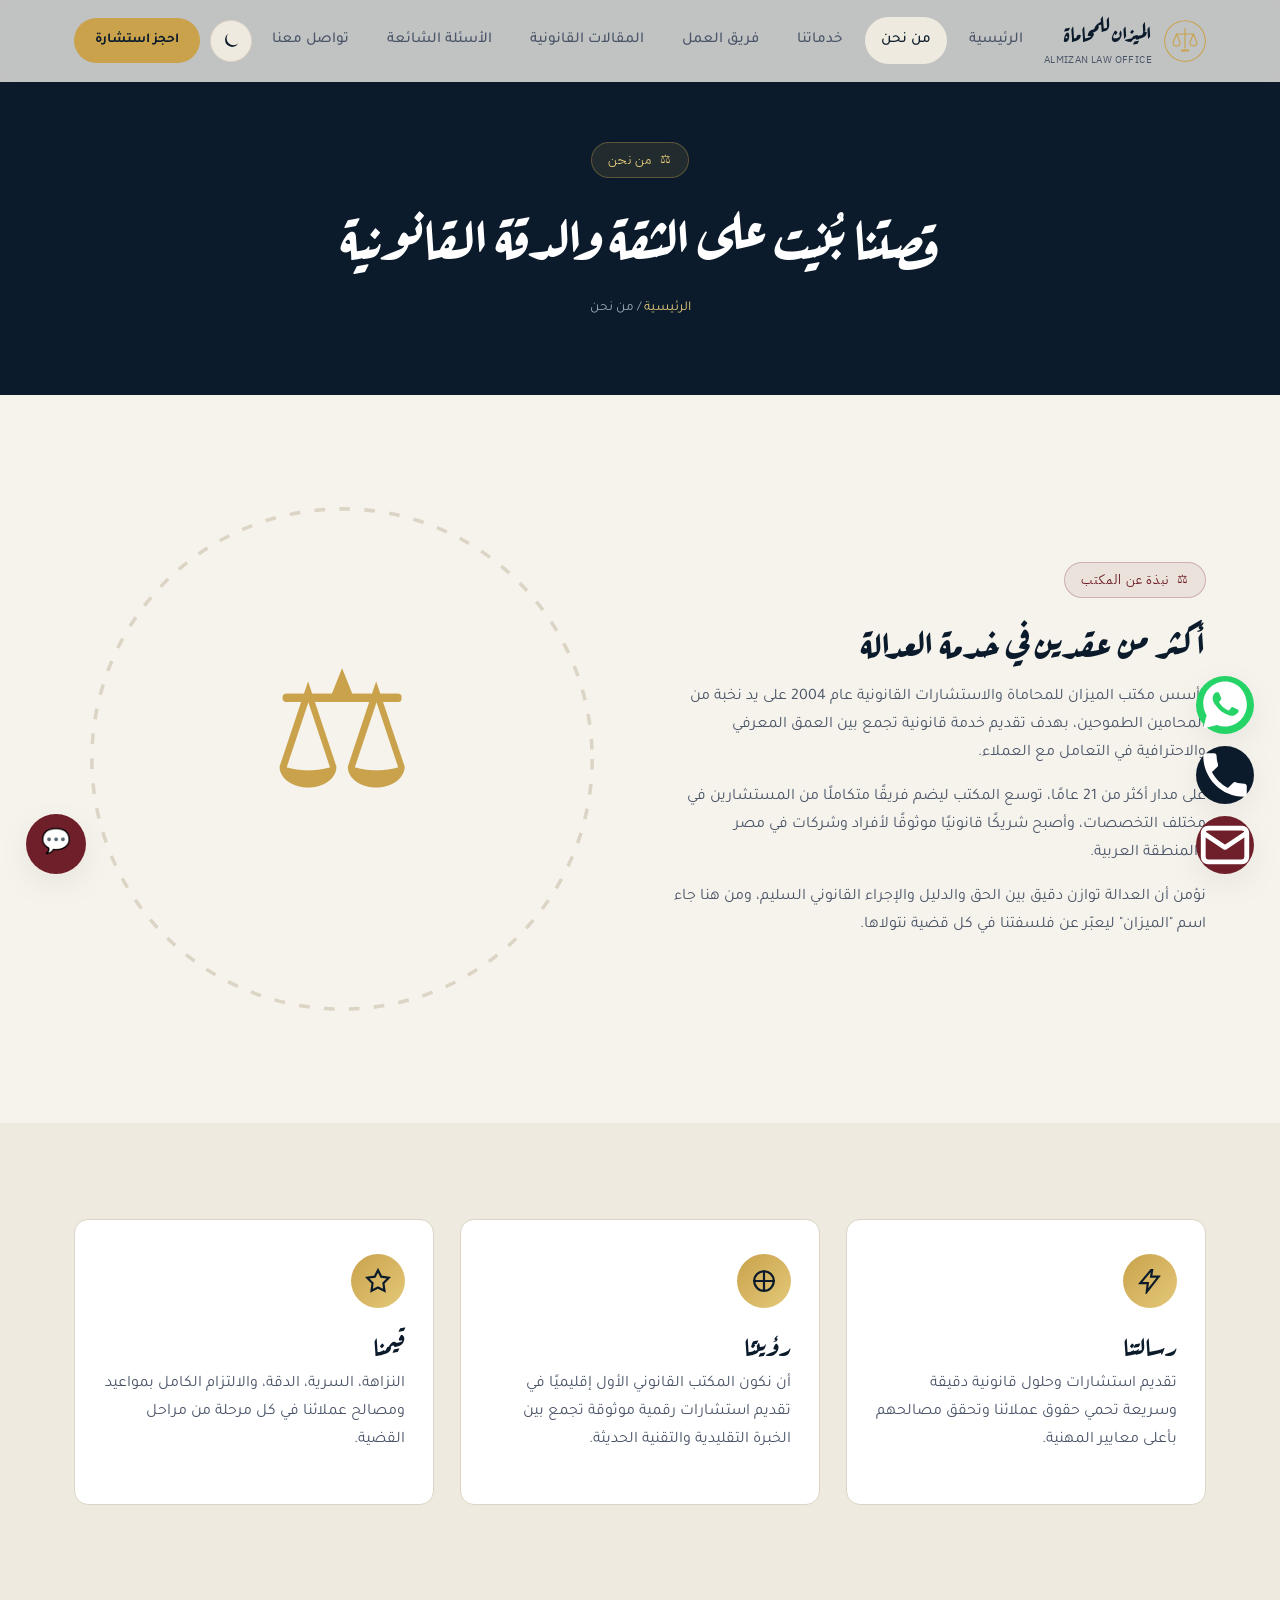
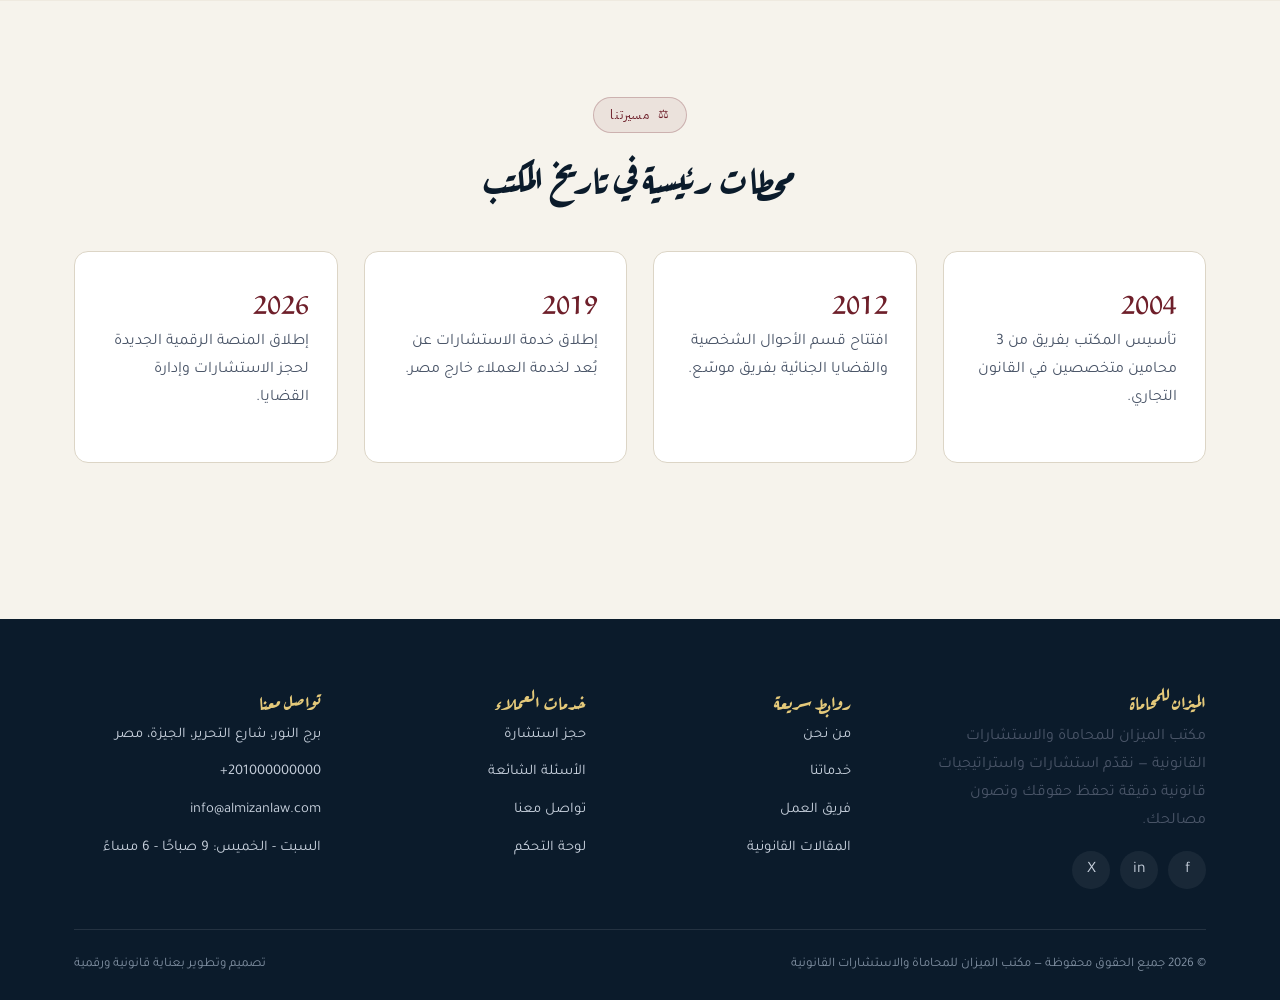
<file: about.html>
<!DOCTYPE html>
<html lang="ar" dir="rtl">
<head>
<meta charset="UTF-8">
<meta name="viewport" content="width=device-width, initial-scale=1.0">
<title>من نحن | مكتب الميزان للمحاماة</title>
<meta name="description" content="تعرّف على قصة مكتب الميزان للمحاماة، رسالتنا ورؤيتنا وقيمنا التي نلتزم بها في خدمة عملائنا منذ عام 2004.">
<link rel="stylesheet" href="style.css">
</head>
<body>

<header class="page-header">
  <div class="container">
    <span class="eyebrow" style="background:rgba(201,162,75,.12);border-color:rgba(201,162,75,.35);color:var(--brass-light)">من نحن</span>
    <h1>قصتنا بُنيت على الثقة والدقة القانونية</h1>
    <p class="breadcrumb"><a href="index.html">الرئيسية</a> / من نحن</p>
  </div>
</header>

<main>
  <section class="section">
    <div class="container grid grid-2" style="align-items:center;gap:60px">
      <div class="reveal in">
        <span class="eyebrow">نبذة عن المكتب</span>
        <h2>أكثر من عقدين في خدمة العدالة</h2>
        <p>تأسس مكتب الميزان للمحاماة والاستشارات القانونية عام 2004 على يد نخبة من المحامين الطموحين، بهدف تقديم خدمة قانونية تجمع بين العمق المعرفي والاحترافية في التعامل مع العملاء.</p>
        <p>على مدار أكثر من 21 عامًا، توسع المكتب ليضم فريقًا متكاملًا من المستشارين في مختلف التخصصات، وأصبح شريكًا قانونيًا موثوقًا لأفراد وشركات في مصر والمنطقة العربية.</p>
        <p>نؤمن أن العدالة توازن دقيق بين الحق والدليل والإجراء القانوني السليم، ومن هنا جاء اسم "الميزان" ليعبّر عن فلسفتنا في كل قضية نتولاها.</p>
      </div>
      <div class="reveal in reveal-delay-1">
        <div class="scale-wrap">
          <svg viewBox="0 0 300 300" width="100%">
            <circle cx="150" cy="150" r="140" fill="none" stroke="var(--border)" stroke-width="2" stroke-dasharray="6 8"/>
            <text x="150" y="165" text-anchor="middle" font-size="90" fill="var(--brass)">⚖</text>
          </svg>
        </div>
      </div>
    </div>
  </section>

  <section class="section section-soft">
    <div class="container grid grid-3">
      <div class="card reveal">
        <div class="seal"><svg viewBox="0 0 24 24" fill="none" stroke="currentColor" stroke-width="2"><path d="M13 2 3 14h7l-1 8 11-14h-7l1-6z"/></svg></div>
        <h3>رسالتنا</h3>
        <p>تقديم استشارات وحلول قانونية دقيقة وسريعة تحمي حقوق عملائنا وتحقق مصالحهم بأعلى معايير المهنية.</p>
      </div>
      <div class="card reveal reveal-delay-1">
        <div class="seal"><svg viewBox="0 0 24 24" fill="none" stroke="currentColor" stroke-width="2"><path d="M12 2v20M2 12h20"/><circle cx="12" cy="12" r="9"/></svg></div>
        <h3>رؤيتنا</h3>
        <p>أن نكون المكتب القانوني الأول إقليميًا في تقديم استشارات رقمية موثوقة تجمع بين الخبرة التقليدية والتقنية الحديثة.</p>
      </div>
      <div class="card reveal reveal-delay-2">
        <div class="seal"><svg viewBox="0 0 24 24" fill="none" stroke="currentColor" stroke-width="2"><path d="M12 2l3 6 7 1-5 5 1 7-6-3-6 3 1-7-5-5 7-1 3-6z"/></svg></div>
        <h3>قيمنا</h3>
        <p>النزاهة، السرية، الدقة، والالتزام الكامل بمواعيد ومصالح عملائنا في كل مرحلة من مراحل القضية.</p>
      </div>
    </div>
  </section>

  <section class="section">
    <div class="container">
      <div class="section-head center reveal">
        <span class="eyebrow">مسيرتنا</span>
        <h2>محطات رئيسية في تاريخ المكتب</h2>
      </div>
      <div class="grid grid-4">
        <div class="card reveal"><h3 style="color:var(--accent-2)">2004</h3><p>تأسيس المكتب بفريق من 3 محامين متخصصين في القانون التجاري.</p></div>
        <div class="card reveal reveal-delay-1"><h3 style="color:var(--accent-2)">2012</h3><p>افتتاح قسم الأحوال الشخصية والقضايا الجنائية بفريق موسّع.</p></div>
        <div class="card reveal reveal-delay-2"><h3 style="color:var(--accent-2)">2019</h3><p>إطلاق خدمة الاستشارات عن بُعد لخدمة العملاء خارج مصر.</p></div>
        <div class="card reveal reveal-delay-3"><h3 style="color:var(--accent-2)">2026</h3><p>إطلاق المنصة الرقمية الجديدة لحجز الاستشارات وإدارة القضايا.</p></div>
      </div>
    </div>
  </section>
</main>

<script src="config.js"></script>
<script src="data.js"></script>
<script src="chatbot.js"></script>
<script src="main.js"></script>
</body>
</html>
</file>
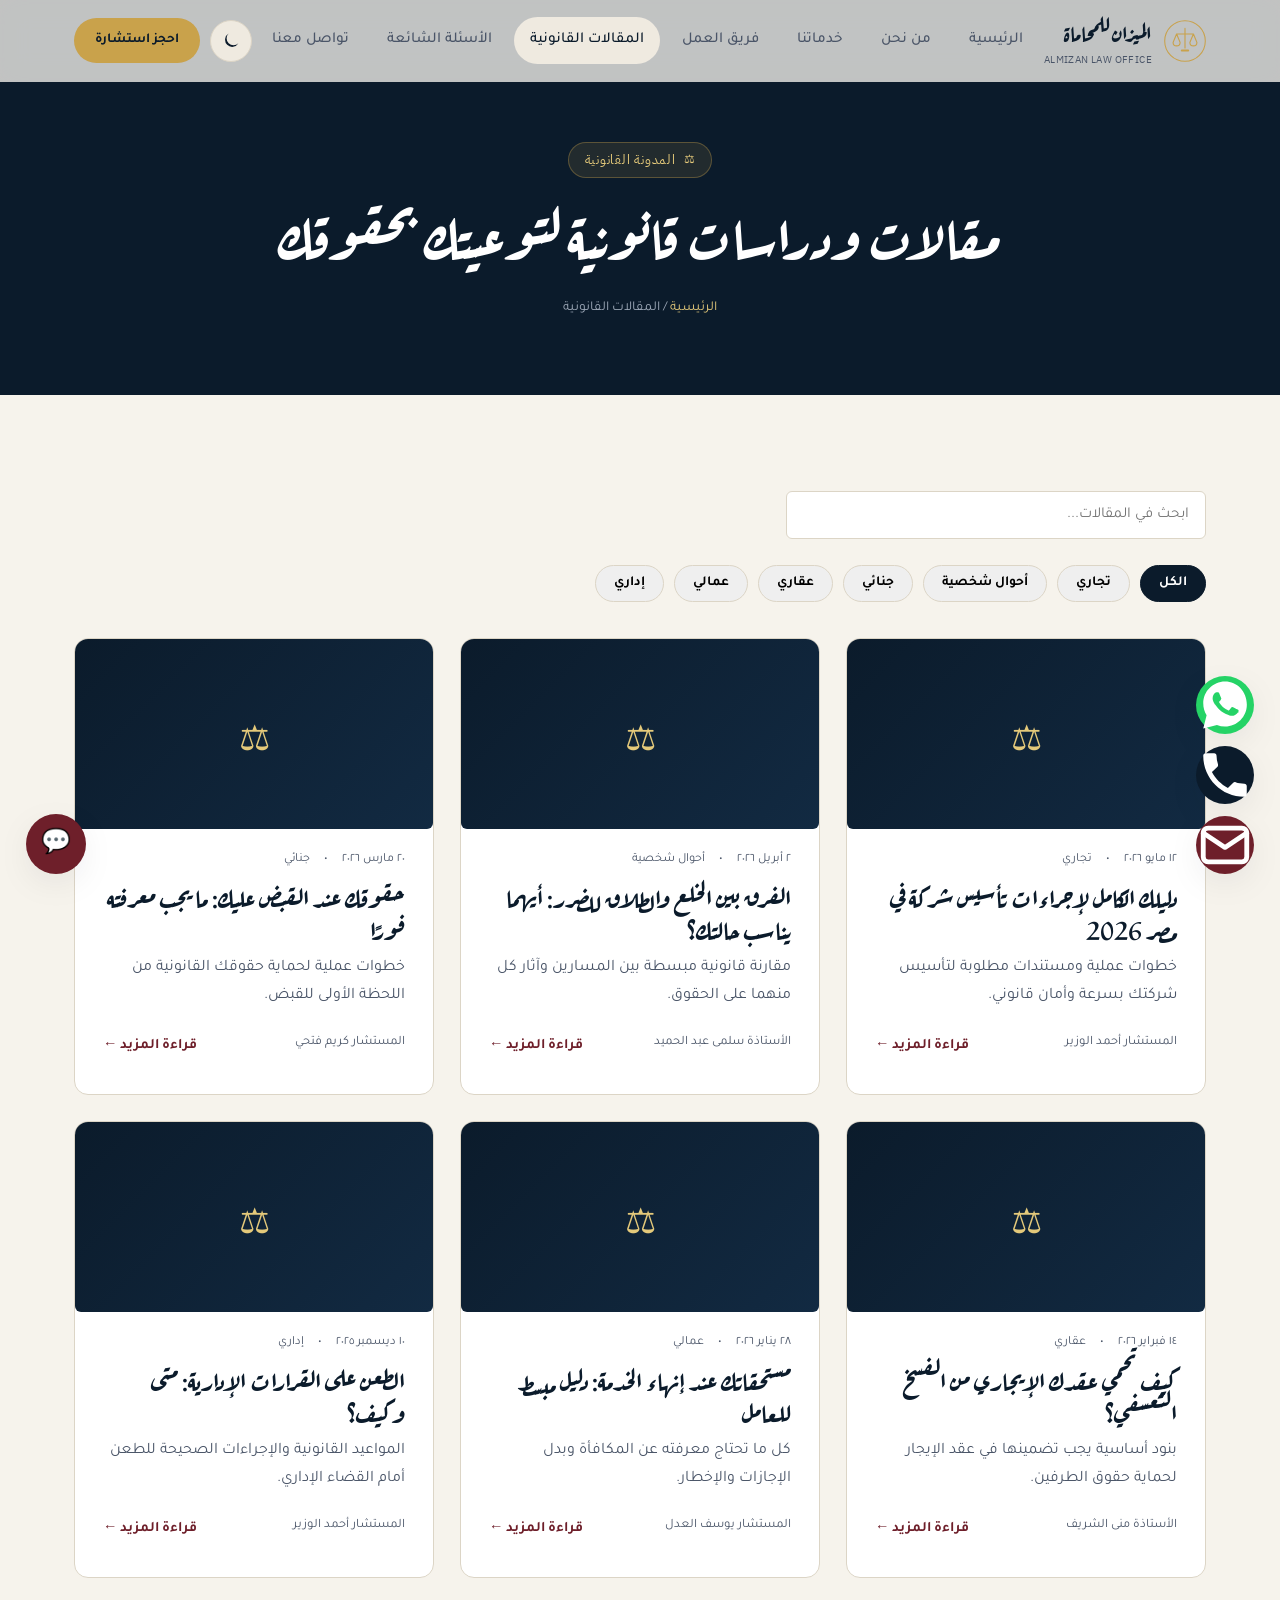
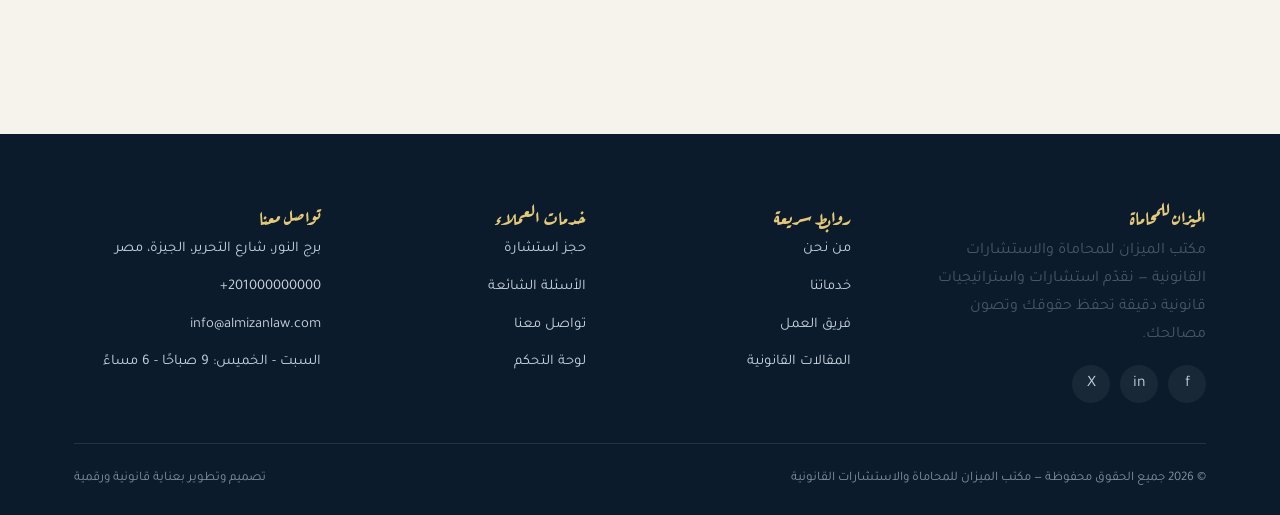
<file: articles.html>
<!DOCTYPE html>
<html lang="ar" dir="rtl">
<head>
<meta charset="UTF-8">
<meta name="viewport" content="width=device-width, initial-scale=1.0">
<title>المقالات القانونية | مكتب الميزان للمحاماة</title>
<meta name="description" content="مقالات قانونية توعوية من إعداد فريق مكتب الميزان للمحاماة في القانون التجاري، الأحوال الشخصية، الجنائي، العقاري، والعمالي.">
<link rel="stylesheet" href="style.css">
</head>
<body>

<header class="page-header">
  <div class="container">
    <span class="eyebrow" style="background:rgba(201,162,75,.12);border-color:rgba(201,162,75,.35);color:var(--brass-light)">المدونة القانونية</span>
    <h1>مقالات ودراسات قانونية لتوعيتك بحقوقك</h1>
    <p class="breadcrumb"><a href="index.html">الرئيسية</a> / المقالات القانونية</p>
  </div>
</header>

<main>
  <section class="section">
    <div class="container">
      <div class="field" style="max-width:420px;margin-bottom:26px" class="reveal in">
        <input type="text" id="articleSearch" placeholder="ابحث في المقالات...">
      </div>
      <div class="filters-bar reveal in" id="articleFilters"></div>
      <div class="grid grid-3" id="articlesGrid"></div>
    </div>
  </section>
</main>

<script src="config.js"></script>
<script src="data.js"></script>
<script src="chatbot.js"></script>
<script src="main.js"></script>
<script>
let ALL_ARTICLES = [];
let activeCategory = "الكل";

async function loadArticles(){
  ALL_ARTICLES = await window.LocalStore.getAll("articles");
  ALL_ARTICLES.sort((a,b)=> new Date(b.date) - new Date(a.date));
  renderFilters();
  applyFilters();
}

function renderFilters(){
  const cats = ["الكل", ...new Set(ALL_ARTICLES.map(a=>a.category))];
  const wrap = document.getElementById("articleFilters");
  wrap.innerHTML = cats.map((c,i)=>`<button class="filter-chip ${i===0?"active":""}" data-f="${c}">${c}</button>`).join("");
  wrap.querySelectorAll(".filter-chip").forEach(btn=>{
    btn.addEventListener("click", ()=>{
      wrap.querySelectorAll(".filter-chip").forEach(b=>b.classList.remove("active"));
      btn.classList.add("active");
      activeCategory = btn.dataset.f;
      applyFilters();
    });
  });
}

function applyFilters(){
  const term = document.getElementById("articleSearch").value.trim().toLowerCase();
  let list = activeCategory==="الكل" ? ALL_ARTICLES : ALL_ARTICLES.filter(a=>a.category===activeCategory);
  if (term) list = list.filter(a => a.title.toLowerCase().includes(term) || a.excerpt.toLowerCase().includes(term));
  renderGrid(list);
}

function renderGrid(list){
  const grid = document.getElementById("articlesGrid");
  if (!list.length){
    grid.innerHTML = `<p style="grid-column:1/-1;text-align:center">لا توجد مقالات مطابقة لبحثك.</p>`;
    return;
  }
  grid.innerHTML = list.map((a,i)=>`
    <div class="card article-card reveal reveal-delay-${i%3}">
      <div class="article-thumb">⚖</div>
      <div class="article-meta"><span>${new Date(a.date).toLocaleDateString("ar-EG",{year:"numeric",month:"long",day:"numeric"})}</span><span>•</span><span>${a.category}</span></div>
      <h3>${a.title}</h3>
      <p>${a.excerpt}</p>
      <div style="display:flex;justify-content:space-between;align-items:center;margin-top:16px">
        <span style="font-size:.8rem;color:var(--text-muted)">${a.author}</span>
        <span class="more">قراءة المزيد ←</span>
      </div>
    </div>
  `).join("");
  initReveal();
}

document.getElementById("articleSearch").addEventListener("input", applyFilters);
document.addEventListener("DOMContentLoaded", loadArticles);
</script>
</body>
</html>
</file>
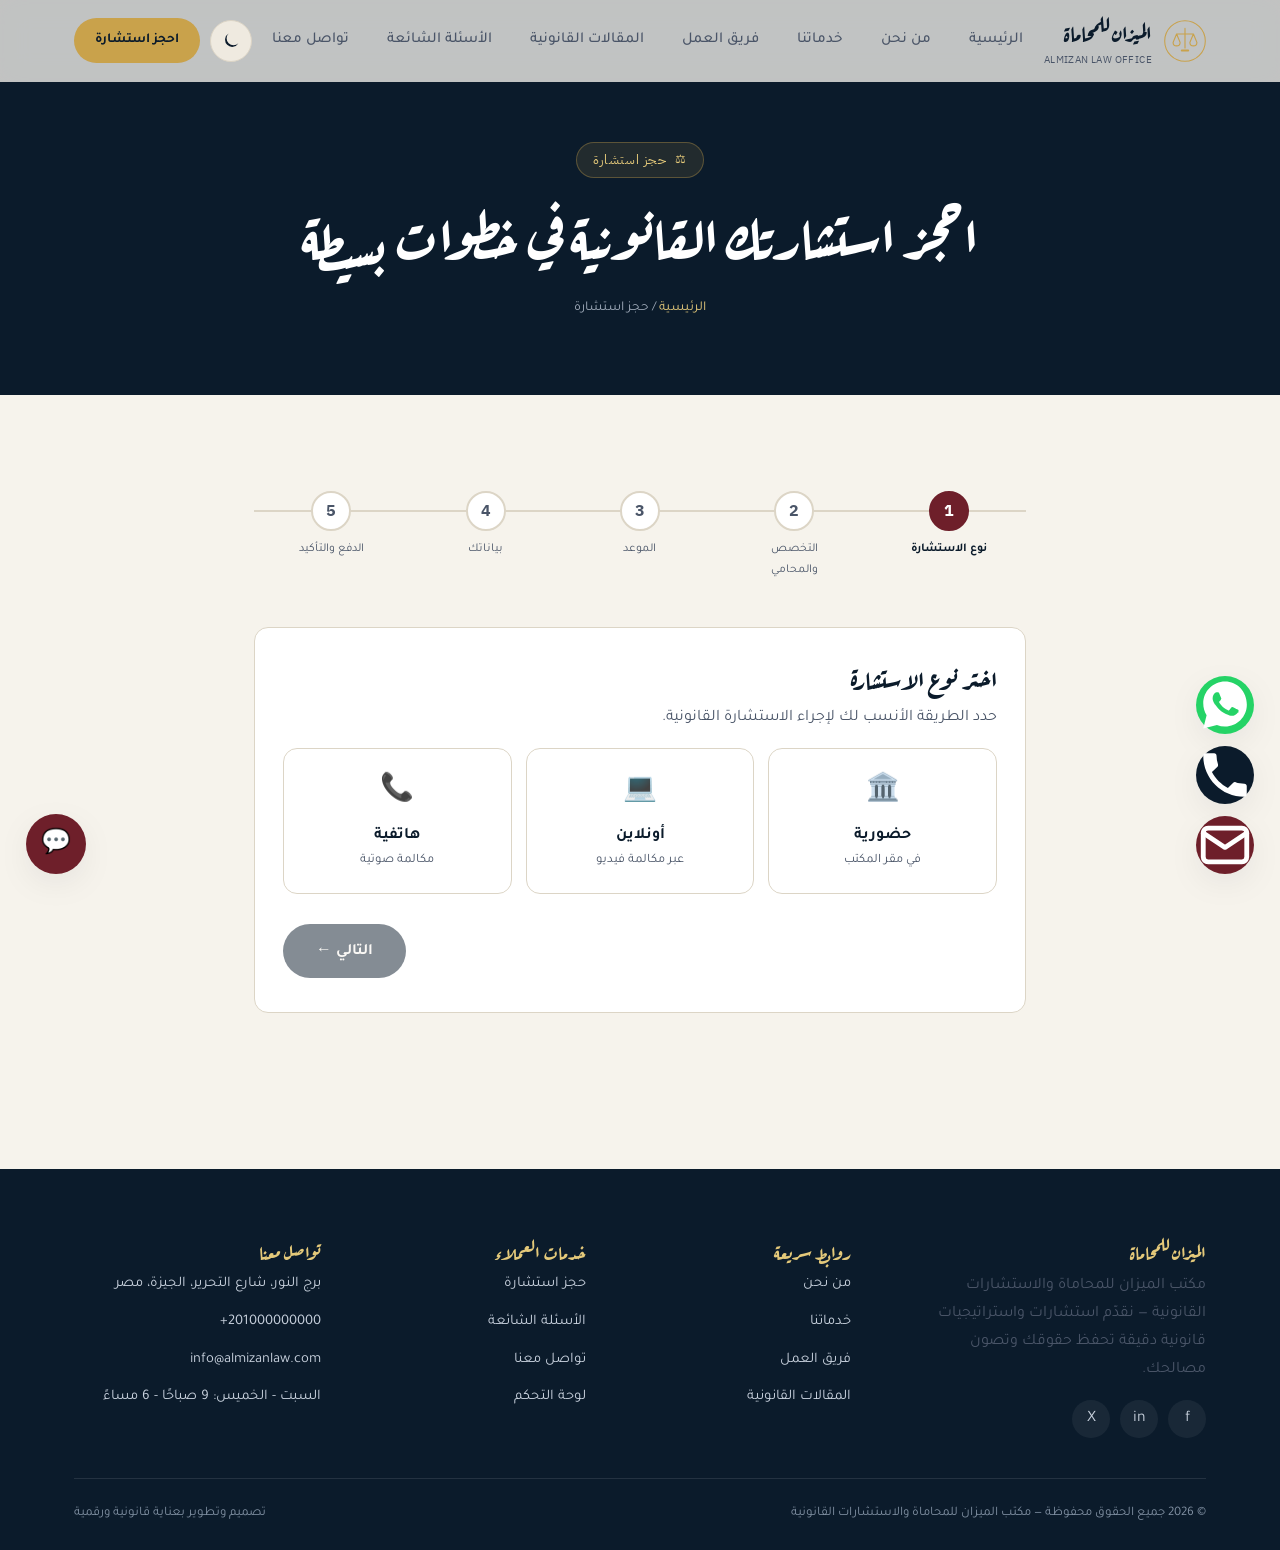
<file: booking.html>
<!DOCTYPE html>
<html lang="ar" dir="rtl">
<head>
<meta charset="UTF-8">
<meta name="viewport" content="width=device-width, initial-scale=1.0">
<title>حجز استشارة قانونية | مكتب الميزان للمحاماة</title>
<meta name="description" content="احجز استشارتك القانونية الآن — اختر نوع الاستشارة والتخصص والمحامي والموعد المناسب، وأكمل الدفع بسهولة.">
<link rel="stylesheet" href="style.css">
</head>
<body>

<header class="page-header">
  <div class="container">
    <span class="eyebrow" style="background:rgba(201,162,75,.12);border-color:rgba(201,162,75,.35);color:var(--brass-light)">حجز استشارة</span>
    <h1>احجز استشارتك القانونية في خطوات بسيطة</h1>
    <p class="breadcrumb"><a href="index.html">الرئيسية</a> / حجز استشارة</p>
  </div>
</header>

<main>
  <section class="section">
    <div class="container" style="max-width:820px">

      <div class="wizard-steps" id="wizardSteps">
        <div class="wizard-step active" data-step="1"><div class="dot">1</div><span class="label">نوع الاستشارة</span></div>
        <div class="wizard-step" data-step="2"><div class="dot">2</div><span class="label">التخصص والمحامي</span></div>
        <div class="wizard-step" data-step="3"><div class="dot">3</div><span class="label">الموعد</span></div>
        <div class="wizard-step" data-step="4"><div class="dot">4</div><span class="label">بياناتك</span></div>
        <div class="wizard-step" data-step="5"><div class="dot">5</div><span class="label">الدفع والتأكيد</span></div>
      </div>

      <div class="card">
        <!-- الخطوة 1: نوع الاستشارة -->
        <div class="wizard-panel active" data-panel="1">
          <h3>اختر نوع الاستشارة</h3>
          <p>حدد الطريقة الأنسب لك لإجراء الاستشارة القانونية.</p>
          <div class="choice-grid">
            <div class="choice" data-value="حضورية">
              <div class="ic">🏛️</div><h4>حضورية</h4><p>في مقر المكتب</p>
            </div>
            <div class="choice" data-value="أونلاين">
              <div class="ic">💻</div><h4>أونلاين</h4><p>عبر مكالمة فيديو</p>
            </div>
            <div class="choice" data-value="هاتفية">
              <div class="ic">📞</div><h4>هاتفية</h4><p>مكالمة صوتية</p>
            </div>
          </div>
          <div style="text-align:left;margin-top:30px">
            <button class="btn btn-primary" id="toStep2" disabled>التالي ←</button>
          </div>
        </div>

        <!-- الخطوة 2: التخصص والمحامي -->
        <div class="wizard-panel" data-panel="2">
          <h3>اختر التخصص القانوني والمحامي</h3>
          <div class="field">
            <label>التخصص القانوني</label>
            <select id="specialtySelect"></select>
          </div>
          <div class="field">
            <label>المحامي المسؤول</label>
            <div class="grid grid-2" id="lawyerChoices"></div>
          </div>
          <div style="display:flex;justify-content:space-between;margin-top:30px">
            <button class="btn btn-ghost" data-back="1">→ السابق</button>
            <button class="btn btn-primary" id="toStep3" disabled>التالي ←</button>
          </div>
        </div>

        <!-- الخطوة 3: الموعد -->
        <div class="wizard-panel" data-panel="3">
          <h3>اختر التاريخ والوقت المناسبين</h3>
          <div class="field">
            <label>التاريخ</label>
            <input type="date" id="dateInput">
          </div>
          <div class="field">
            <label>الوقت المتاح</label>
            <div class="grid grid-3" id="timeSlots"></div>
          </div>
          <div style="display:flex;justify-content:space-between;margin-top:30px">
            <button class="btn btn-ghost" data-back="2">→ السابق</button>
            <button class="btn btn-primary" id="toStep4" disabled>التالي ←</button>
          </div>
        </div>

        <!-- الخطوة 4: بيانات العميل -->
        <div class="wizard-panel" data-panel="4">
          <h3>بياناتك الشخصية</h3>
          <div class="field-row">
            <div class="field"><label>الاسم الكامل</label><input type="text" id="clientName" required></div>
            <div class="field"><label>رقم الهاتف</label><input type="tel" id="clientPhone" required></div>
          </div>
          <div class="field"><label>البريد الإلكتروني</label><input type="email" id="clientEmail" required></div>
          <div class="field"><label>وصف مختصر للقضية أو الاستفسار</label><textarea id="clientNotes" placeholder="اكتب تفاصيل موجزة تساعد المحامي على الاستعداد للاستشارة..."></textarea></div>
          <div class="field">
            <label>رفع مستندات (اختياري)</label>
            <div class="upload-box" id="uploadBox">
              <div class="ic">📎</div>
              <p style="margin:0">اسحب الملفات هنا أو اضغط للاختيار (PDF, JPG, PNG)</p>
              <input type="file" id="fileInput" multiple accept=".pdf,.jpg,.jpeg,.png" style="display:none">
            </div>
            <div class="file-list" id="fileList"></div>
          </div>
          <div style="display:flex;justify-content:space-between;margin-top:30px">
            <button class="btn btn-ghost" data-back="3">→ السابق</button>
            <button class="btn btn-primary" id="toStep5" disabled>مراجعة الحجز ←</button>
          </div>
        </div>

        <!-- الخطوة 5: المراجعة + الدفع + التأكيد -->
        <div class="wizard-panel" data-panel="5">
          <div id="reviewSection">
            <h3>مراجعة تفاصيل الحجز</h3>
            <div class="summary-box" id="summaryBox"></div>
            <button class="btn btn-primary btn-block" id="confirmBookingBtn">تأكيد الحجز وعرض بيانات الدفع</button>
            <button class="btn btn-ghost btn-block" data-back="4" style="margin-top:10px">→ تعديل البيانات</button>
          </div>

          <div id="paymentSection" style="display:none">
            <h3>إتمام الدفع</h3>
            <p>حجزك رقم <b id="bookingRefNum"></b> بانتظار إتمام الدفع لتأكيده. الرجاء تحويل المبلغ عبر إحدى الوسائل التالية، ثم رفع صورة الإيصال.</p>
            <div class="payment-box">
              <h4>بيانات الدفع</h4>
              <div class="payment-detail"><span>البنك</span><b id="payBank"></b></div>
              <div class="payment-detail"><span>اسم الحساب</span><b id="payAccName"></b></div>
              <div class="payment-detail"><span>رقم الآيبان (IBAN)</span><b id="payIban" title="اضغط للنسخ"></b></div>
              <div class="payment-detail"><span>فودافون كاش</span><b id="payVfCash" title="اضغط للنسخ"></b></div>
              <div class="payment-detail"><span>InstaPay</span><b id="payInstapay" title="اضغط للنسخ"></b></div>
              <div class="payment-detail"><span>المبلغ المطلوب</span><b id="payAmount" style="color:var(--brass-light)"></b></div>
            </div>
            <div class="field">
              <label>رفع صورة أو إيصال الدفع</label>
              <div class="upload-box" id="receiptBox">
                <div class="ic">🧾</div>
                <p style="margin:0">اضغط لرفع صورة الإيصال (JPG, PNG, PDF)</p>
                <input type="file" id="receiptInput" accept=".pdf,.jpg,.jpeg,.png" style="display:none">
              </div>
              <div class="file-list" id="receiptList"></div>
            </div>
            <button class="btn btn-primary btn-block" id="submitPaymentBtn" disabled>إرسال إثبات الدفع</button>
          </div>

          <div id="confirmSection" style="display:none">
            <div class="confirm-panel">
              <div class="confirm-check">✓</div>
              <h3>تم استلام طلبك بنجاح!</h3>
              <p>سيقوم فريقنا بمراجعة إثبات الدفع وتأكيد حجزك خلال وقت قصير. ستصلك رسالة تأكيد فور اعتماد الطلب على البريد الإلكتروني ورقم الهاتف المسجّلين.</p>
              <div class="summary-box" id="finalSummaryBox" style="text-align:right"></div>
              <a href="index.html" class="btn btn-primary">العودة للرئيسية</a>
            </div>
          </div>
        </div>
      </div>
    </div>
  </section>
</main>

<script src="config.js"></script>
<script src="data.js"></script>
<script src="chatbot.js"></script>
<script src="main.js"></script>
<script src="booking.js"></script>
</body>
</html>
</file>
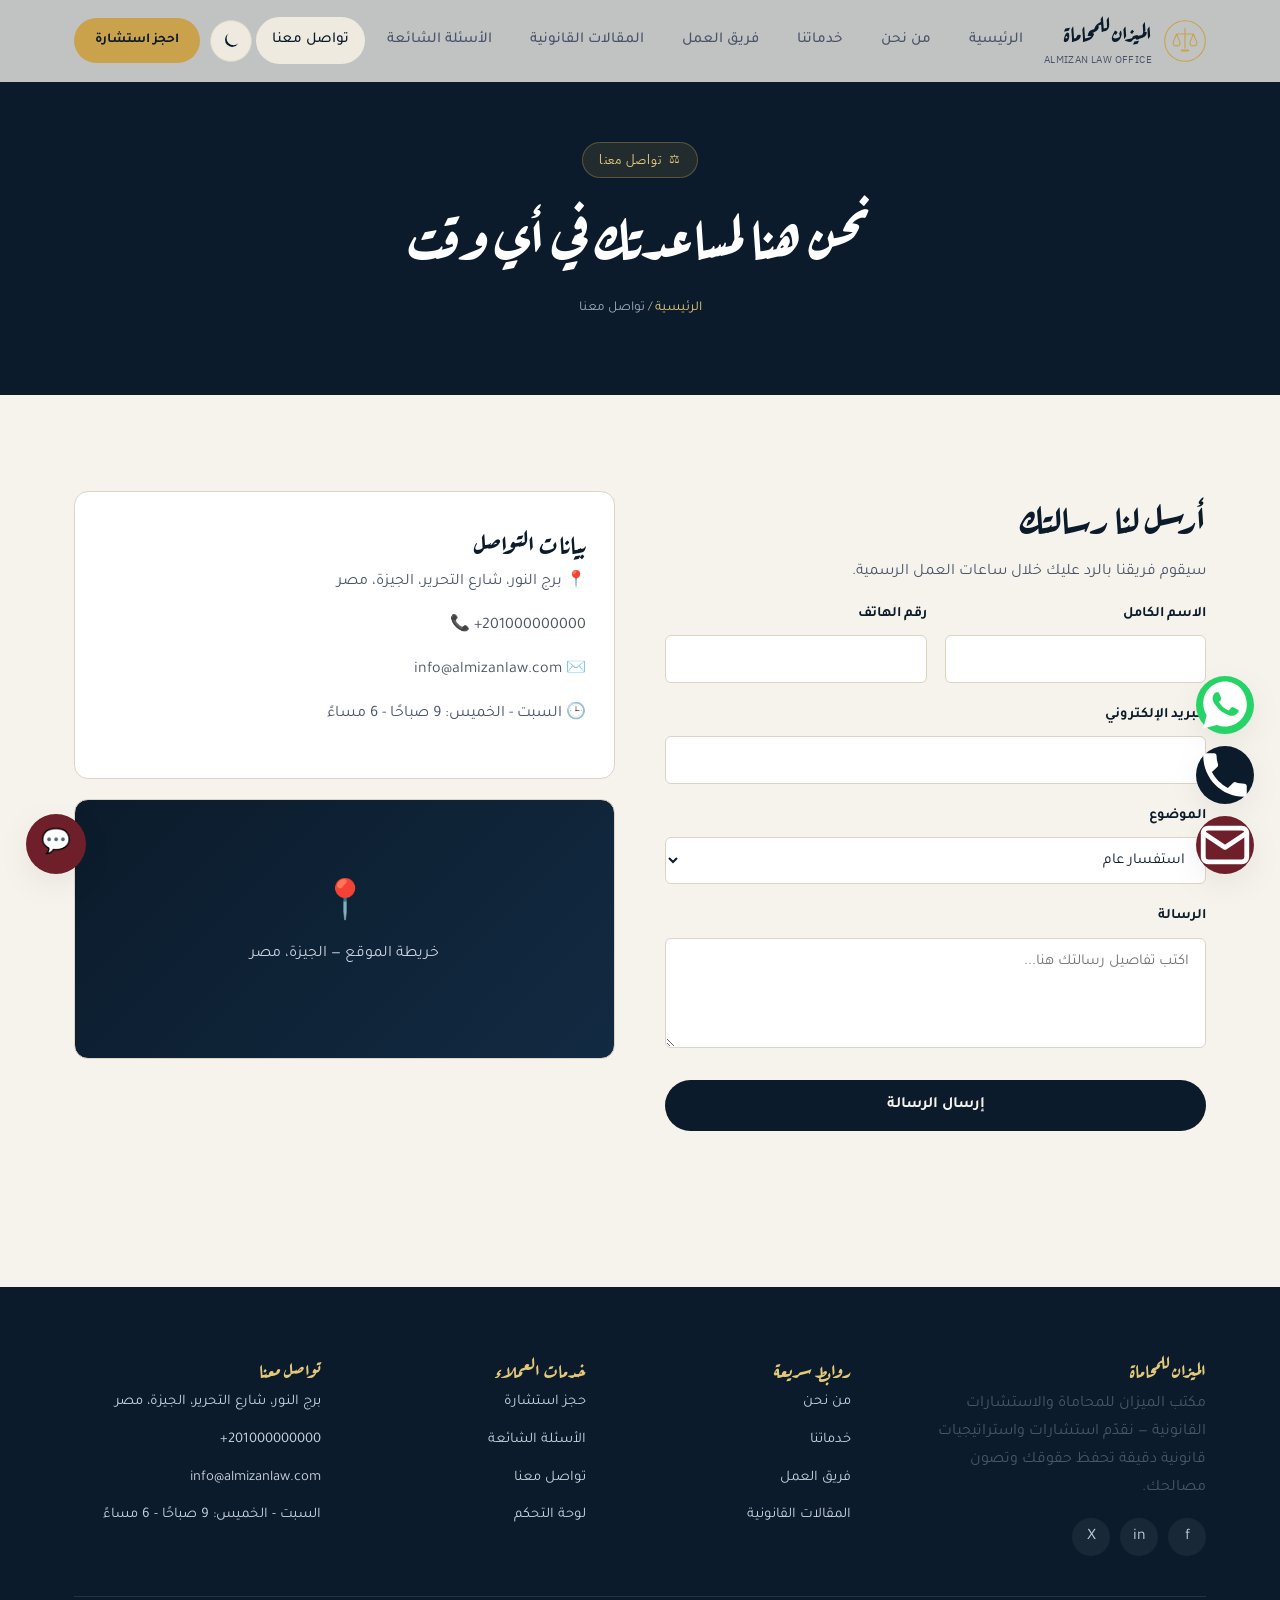
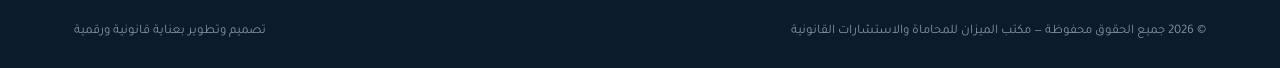
<file: contact.html>
<!DOCTYPE html>
<html lang="ar" dir="rtl">
<head>
<meta charset="UTF-8">
<meta name="viewport" content="width=device-width, initial-scale=1.0">
<title>تواصل معنا | مكتب الميزان للمحاماة</title>
<meta name="description" content="تواصل مع مكتب الميزان للمحاماة عبر الهاتف، البريد الإلكتروني، واتساب، أو نموذج التواصل المباشر.">
<link rel="stylesheet" href="style.css">
</head>
<body>

<header class="page-header">
  <div class="container">
    <span class="eyebrow" style="background:rgba(201,162,75,.12);border-color:rgba(201,162,75,.35);color:var(--brass-light)">تواصل معنا</span>
    <h1>نحن هنا لمساعدتك في أي وقت</h1>
    <p class="breadcrumb"><a href="index.html">الرئيسية</a> / تواصل معنا</p>
  </div>
</header>

<main>
  <section class="section">
    <div class="container grid grid-2" style="align-items:flex-start;gap:50px">
      <div class="reveal in">
        <h2>أرسل لنا رسالتك</h2>
        <p>سيقوم فريقنا بالرد عليك خلال ساعات العمل الرسمية.</p>
        <form id="contactForm">
          <div class="field-row">
            <div class="field"><label>الاسم الكامل</label><input type="text" required id="cName"></div>
            <div class="field"><label>رقم الهاتف</label><input type="tel" required id="cPhone"></div>
          </div>
          <div class="field"><label>البريد الإلكتروني</label><input type="email" required id="cEmail"></div>
          <div class="field"><label>الموضوع</label>
            <select id="cSubject">
              <option>استفسار عام</option>
              <option>حجز استشارة</option>
              <option>شكوى أو ملاحظة</option>
              <option>تعاون واستشارات مؤسسية</option>
            </select>
          </div>
          <div class="field"><label>الرسالة</label><textarea required id="cMessage" placeholder="اكتب تفاصيل رسالتك هنا..."></textarea></div>
          <button type="submit" class="btn btn-primary btn-block" id="contactSubmitBtn">إرسال الرسالة</button>
        </form>
      </div>

      <div class="reveal in reveal-delay-1">
        <div class="card" style="margin-bottom:20px">
          <h3>بيانات التواصل</h3>
          <p id="cAddress"></p>
          <p dir="ltr" style="text-align:right" id="cPhoneInfo"></p>
          <p id="cEmailInfo"></p>
          <p id="cHours"></p>
        </div>
        <div class="card" style="height:260px;display:flex;align-items:center;justify-content:center;background:linear-gradient(135deg,var(--ink),var(--ink-2));color:var(--brass-light)">
          <div style="text-align:center">
            <div style="font-size:2.4rem">📍</div>
            <p style="color:#C9D2DE">خريطة الموقع — الجيزة، مصر</p>
          </div>
        </div>
      </div>
    </div>
  </section>
</main>

<script src="config.js"></script>
<script src="data.js"></script>
<script src="chatbot.js"></script>
<script src="main.js"></script>
<script>
function fillOfficeInfo(){
  const o = window.APP_CONFIG.office;
  document.getElementById("cAddress").textContent = "📍 " + o.address;
  document.getElementById("cPhoneInfo").textContent = "📞 " + o.phone;
  document.getElementById("cEmailInfo").textContent = "✉️ " + o.email;
  document.getElementById("cHours").textContent = "🕒 " + o.workHours;
}

document.getElementById("contactForm").addEventListener("submit", async (e)=>{
  e.preventDefault();
  const btn = document.getElementById("contactSubmitBtn");
  btn.disabled = true; btn.textContent = "جارِ الإرسال...";

  const payload = {
    name: document.getElementById("cName").value,
    phone: document.getElementById("cPhone").value,
    email: document.getElementById("cEmail").value,
    subject: document.getElementById("cSubject").value,
    message: document.getElementById("cMessage").value,
    sentAt: new Date().toISOString(),
    source: "contact-form",
  };

  try{
    await fetch(window.APP_CONFIG.n8n.contactWebhookUrl, {
      method: "POST",
      headers: {"Content-Type":"application/json"},
      body: JSON.stringify(payload),
      mode: "no-cors",
    });
  }catch(err){ console.warn("سيتم تفعيل الإرسال الفعلي بعد ربط n8n:", err); }

  showToast("تم إرسال رسالتك بنجاح، سنتواصل معك قريبًا.", "success");
  e.target.reset();
  btn.disabled = false; btn.textContent = "إرسال الرسالة";
});

document.addEventListener("DOMContentLoaded", fillOfficeInfo);
</script>
</body>
</html>
</file>
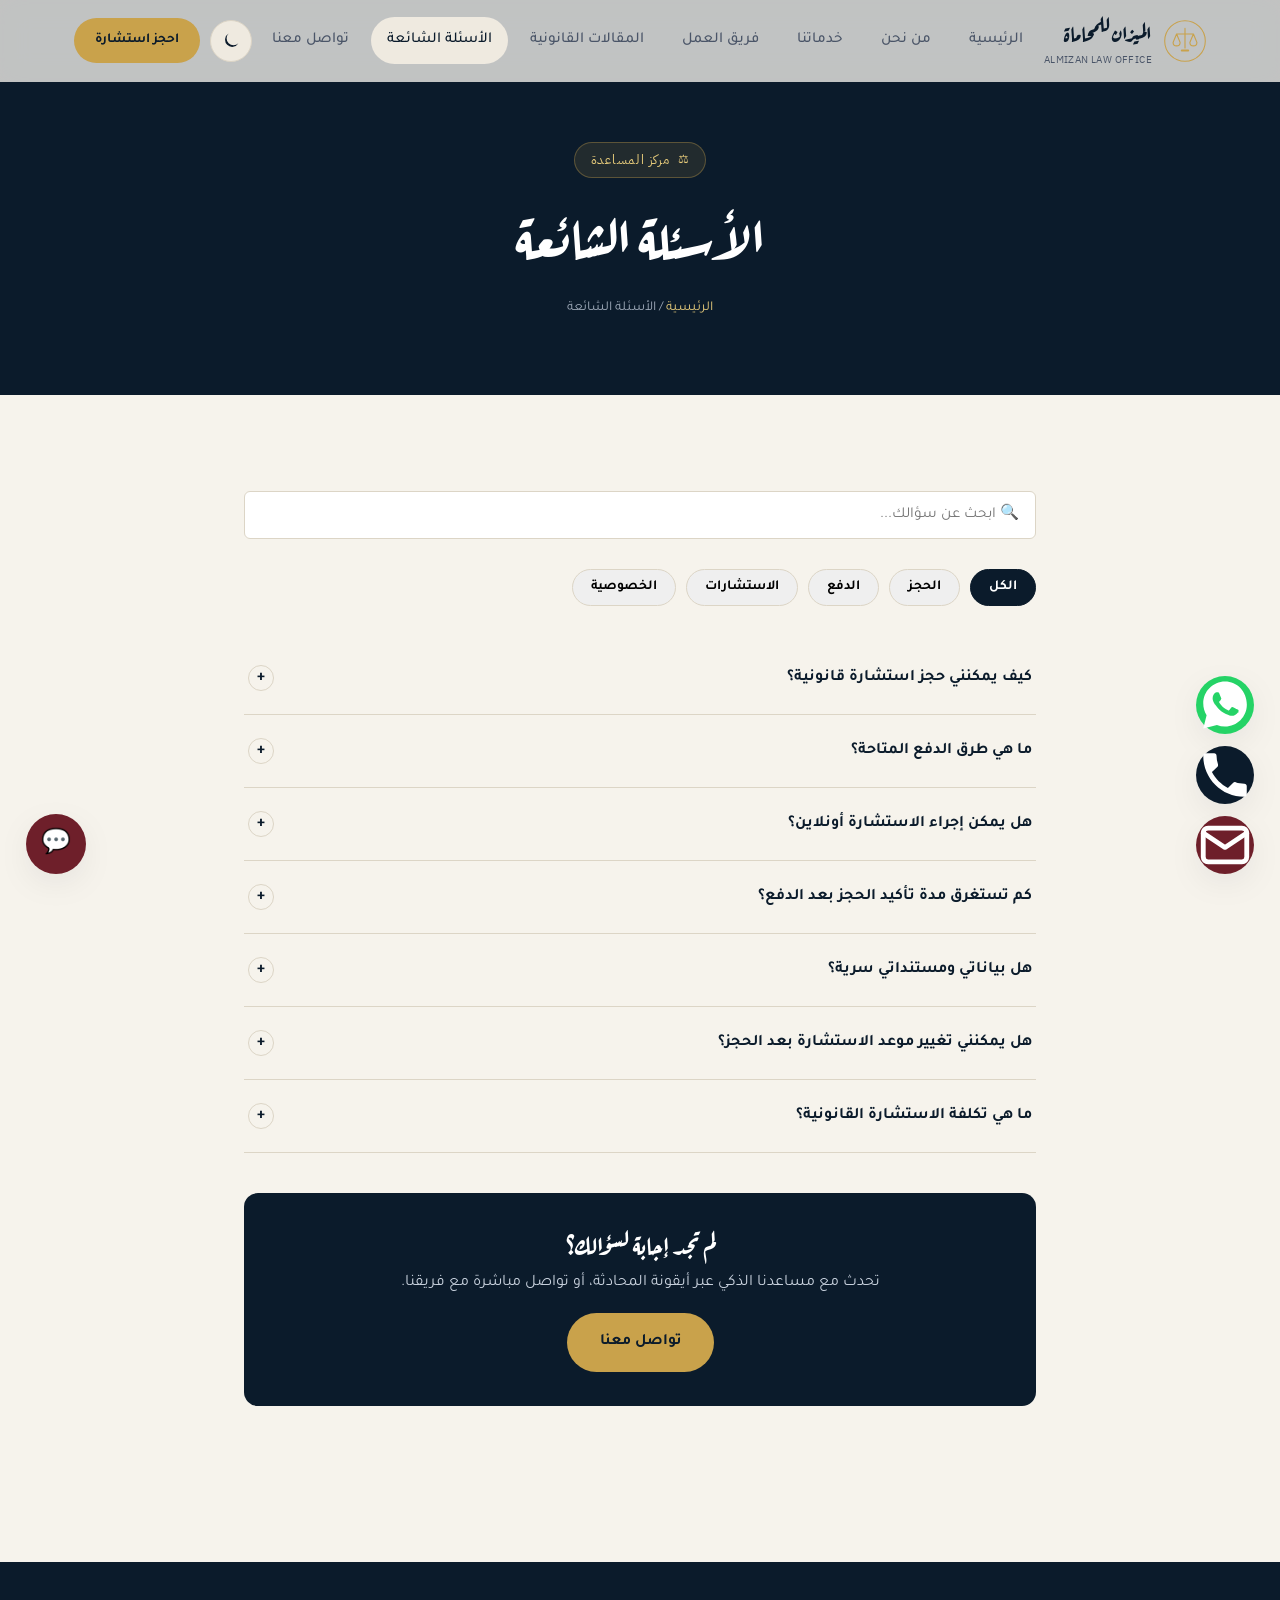
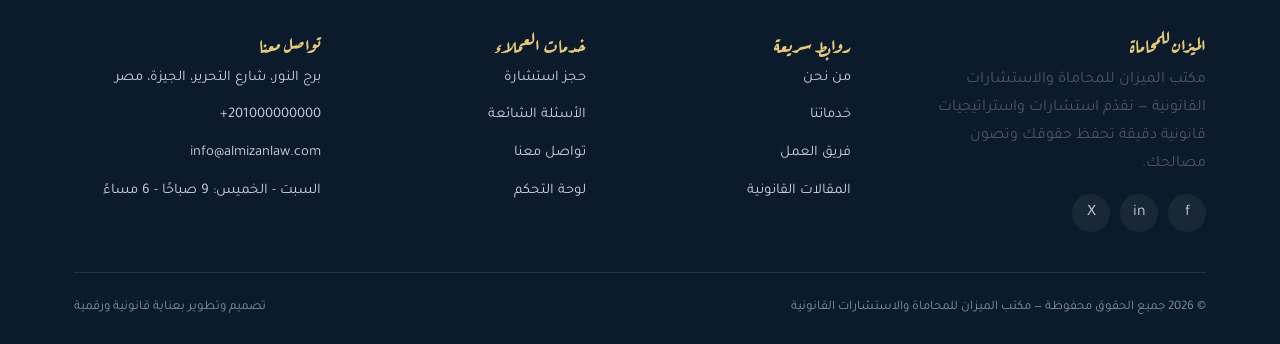
<file: faq.html>
<!DOCTYPE html>
<html lang="ar" dir="rtl">
<head>
<meta charset="UTF-8">
<meta name="viewport" content="width=device-width, initial-scale=1.0">
<title>الأسئلة الشائعة | مكتب الميزان للمحاماة</title>
<meta name="description" content="إجابات شافية عن أكثر الأسئلة تكرارًا حول حجز الاستشارات، الدفع، السرية، وطرق التواصل مع مكتب الميزان للمحاماة.">
<link rel="stylesheet" href="style.css">
</head>
<body>

<header class="page-header">
  <div class="container">
    <span class="eyebrow" style="background:rgba(201,162,75,.12);border-color:rgba(201,162,75,.35);color:var(--brass-light)">مركز المساعدة</span>
    <h1>الأسئلة الشائعة</h1>
    <p class="breadcrumb"><a href="index.html">الرئيسية</a> / الأسئلة الشائعة</p>
  </div>
</header>

<main>
  <section class="section">
    <div class="container" style="max-width:840px">
      <div class="field faq-search reveal in">
        <input type="text" id="faqSearch" placeholder="🔍 ابحث عن سؤالك...">
      </div>
      <div class="filters-bar reveal in" id="faqFilters"></div>
      <div id="faqList" class="reveal in"></div>

      <div class="card reveal" style="margin-top:40px;text-align:center;background:var(--ink);border:none;color:#fff">
        <h3 style="color:#fff">لم تجد إجابة لسؤالك؟</h3>
        <p style="color:#C9D2DE">تحدث مع مساعدنا الذكي عبر أيقونة المحادثة، أو تواصل مباشرة مع فريقنا.</p>
        <a href="contact.html" class="btn btn-gold">تواصل معنا</a>
      </div>
    </div>
  </section>
</main>

<script src="config.js"></script>
<script src="data.js"></script>
<script src="chatbot.js"></script>
<script src="main.js"></script>
<script>
let ALL_FAQS = [];
let activeCat = "الكل";

async function loadFaqs(){
  ALL_FAQS = await window.LocalStore.getAll("faqs");
  renderFilters();
  applyFilters();
}

function renderFilters(){
  const cats = ["الكل", ...new Set(ALL_FAQS.map(f=>f.cat))];
  const wrap = document.getElementById("faqFilters");
  wrap.innerHTML = cats.map((c,i)=>`<button class="filter-chip ${i===0?"active":""}" data-f="${c}">${c}</button>`).join("");
  wrap.querySelectorAll(".filter-chip").forEach(btn=>{
    btn.addEventListener("click", ()=>{
      wrap.querySelectorAll(".filter-chip").forEach(b=>b.classList.remove("active"));
      btn.classList.add("active");
      activeCat = btn.dataset.f;
      applyFilters();
    });
  });
}

function applyFilters(){
  const term = document.getElementById("faqSearch").value.trim().toLowerCase();
  let list = activeCat==="الكل" ? ALL_FAQS : ALL_FAQS.filter(f=>f.cat===activeCat);
  if (term) list = list.filter(f => f.q.toLowerCase().includes(term) || f.a.toLowerCase().includes(term));
  renderList(list);
}

function renderList(list){
  const wrap = document.getElementById("faqList");
  if (!list.length){ wrap.innerHTML = `<p style="text-align:center">لا توجد أسئلة مطابقة.</p>`; return; }
  wrap.innerHTML = list.map(f=>`
    <div class="accordion-item">
      <div class="accordion-head">
        <span>${f.q}</span>
        <span class="plus">+</span>
      </div>
      <div class="accordion-body"><div class="accordion-body-inner"><p>${f.a}</p></div></div>
    </div>
  `).join("");

  wrap.querySelectorAll(".accordion-item").forEach(item=>{
    const head = item.querySelector(".accordion-head");
    const body = item.querySelector(".accordion-body");
    head.addEventListener("click", ()=>{
      const isOpen = item.classList.contains("open");
      wrap.querySelectorAll(".accordion-item").forEach(i=>{
        i.classList.remove("open");
        i.querySelector(".accordion-body").style.maxHeight = null;
      });
      if (!isOpen){
        item.classList.add("open");
        body.style.maxHeight = body.scrollHeight + "px";
      }
    });
  });
}

document.getElementById("faqSearch").addEventListener("input", applyFilters);
document.addEventListener("DOMContentLoaded", loadFaqs);
</script>
</body>
</html>
</file>
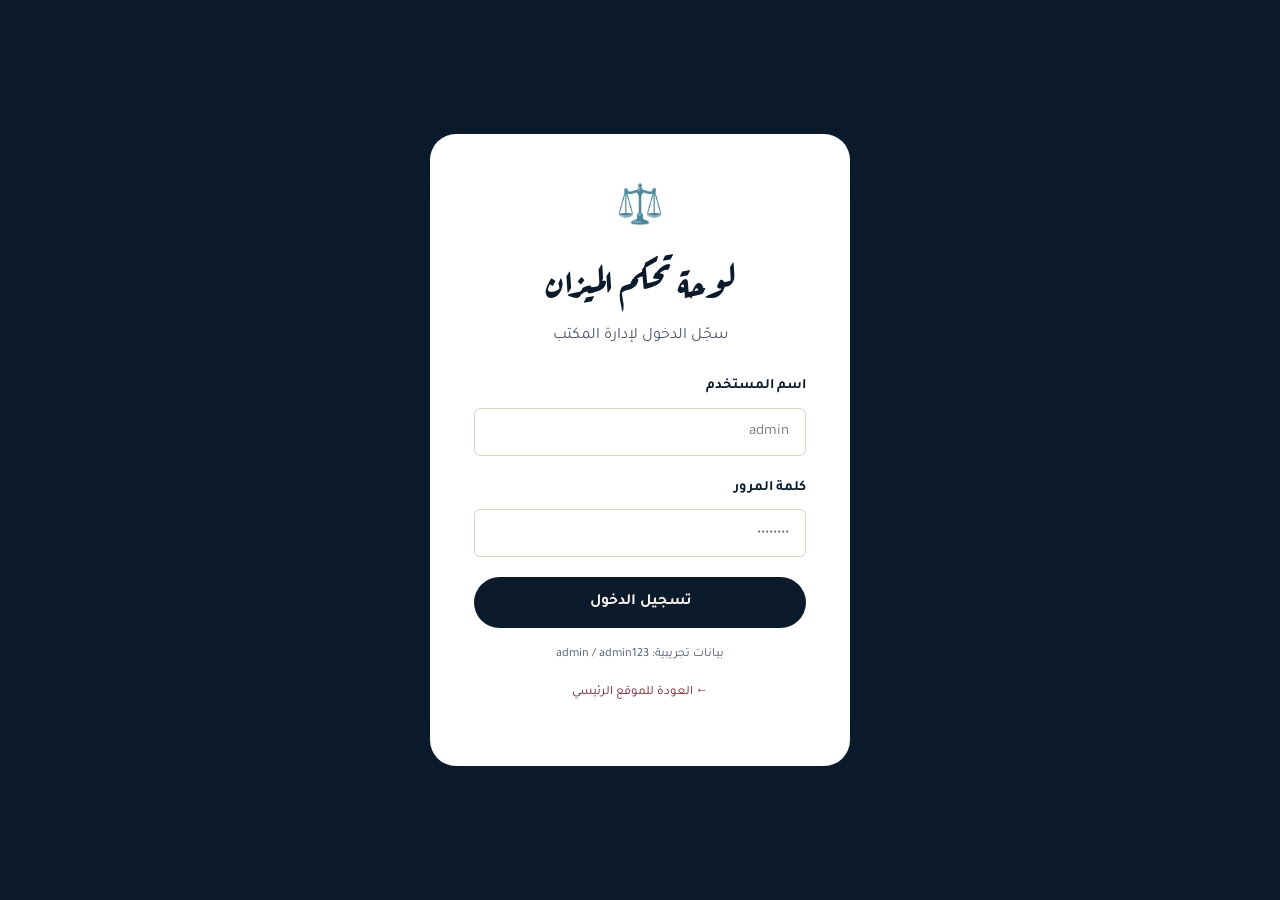
<file: login.html>
<!DOCTYPE html>
<html lang="ar" dir="rtl">
<head>
<meta charset="UTF-8">
<meta name="viewport" content="width=device-width, initial-scale=1.0">
<title>تسجيل الدخول | لوحة تحكم مكتب الميزان</title>
<meta name="robots" content="noindex, nofollow">
<link rel="stylesheet" href="style.css">
</head>
<body>
<div class="login-shell">
  <div class="login-card">
    <div style="text-align:center;margin-bottom:24px">
      <div style="font-size:2.4rem">⚖️</div>
      <h2 style="margin-top:10px">لوحة تحكم الميزان</h2>
      <p style="color:var(--text-muted)">سجّل الدخول لإدارة المكتب</p>
    </div>
    <div class="field"><label>اسم المستخدم</label><input type="text" id="loginUser" placeholder="admin"></div>
    <div class="field"><label>كلمة المرور</label><input type="password" id="loginPass" placeholder="••••••••"></div>
    <button class="btn btn-primary btn-block" id="loginBtn">تسجيل الدخول</button>
    <p style="text-align:center;margin-top:16px;font-size:.78rem;color:var(--text-muted)">بيانات تجريبية: admin / admin123</p>
    <p style="text-align:center;margin-top:6px"><a href="../index.html" style="font-size:.8rem;color:var(--accent-2)">← العودة للموقع الرئيسي</a></p>
  </div>
</div>

<script src="config.js"></script>
<script src="data.js"></script>
<script>
document.getElementById("loginBtn").addEventListener("click", async ()=>{
  const u = document.getElementById("loginUser").value.trim();
  const p = document.getElementById("loginPass").value.trim();
  const ok = await window.LocalStore.login(u,p);
  if (ok){
    sessionStorage.setItem("almizan_admin_auth","1");
    location.href = "index.html";
  } else {
    alert("بيانات الدخول غير صحيحة");
  }
});
document.getElementById("loginPass").addEventListener("keydown",(e)=>{ if(e.key==="Enter") document.getElementById("loginBtn").click(); });
</script>
</body>
</html>
</file>
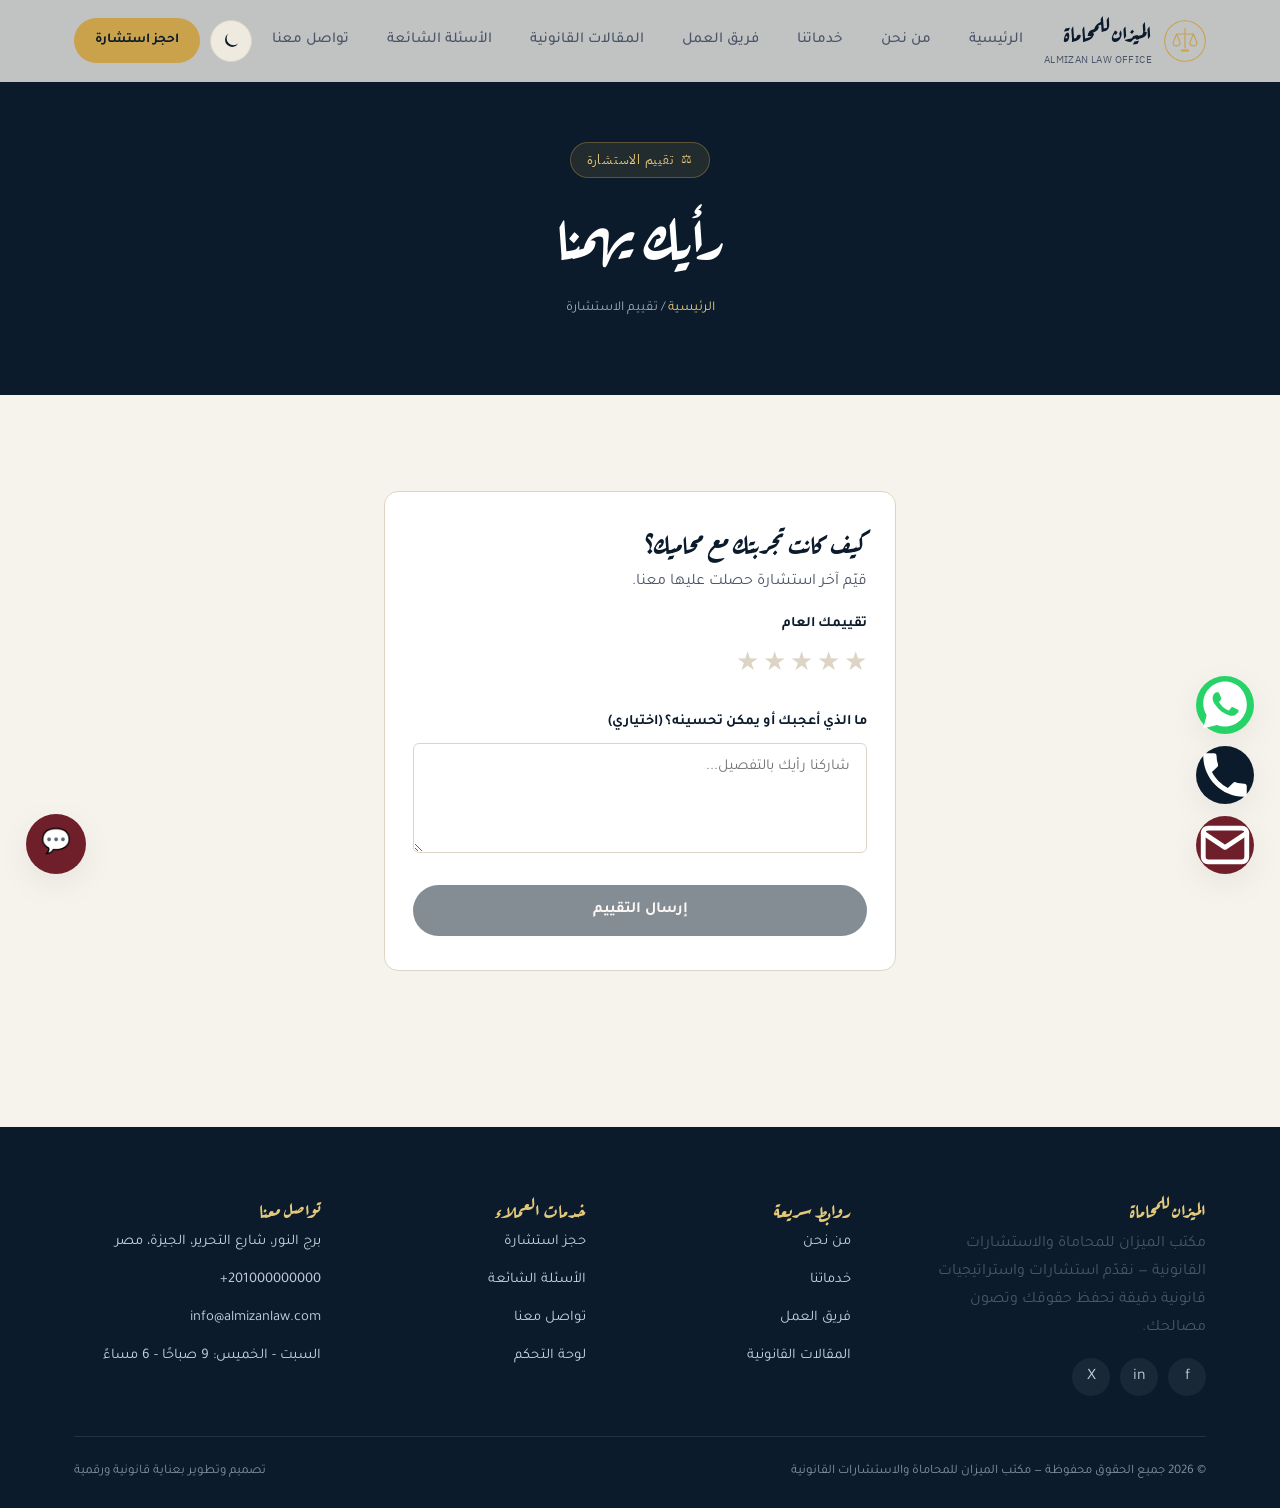
<file: rate.html>
<!DOCTYPE html>
<html lang="ar" dir="rtl">
<head>
<meta charset="UTF-8">
<meta name="viewport" content="width=device-width, initial-scale=1.0">
<title>تقييم الاستشارة | مكتب الميزان للمحاماة</title>
<meta name="description" content="شاركنا رأيك في الاستشارة القانونية التي حصلت عليها لمساعدتنا على تطوير خدماتنا.">
<link rel="stylesheet" href="style.css">
</head>
<body>

<header class="page-header">
  <div class="container">
    <span class="eyebrow" style="background:rgba(201,162,75,.12);border-color:rgba(201,162,75,.35);color:var(--brass-light)">تقييم الاستشارة</span>
    <h1>رأيك يهمنا</h1>
    <p class="breadcrumb"><a href="index.html">الرئيسية</a> / تقييم الاستشارة</p>
  </div>
</header>

<main>
  <section class="section">
    <div class="container" style="max-width:560px">
      <div class="card" id="rateCard">
        <div id="rateForm">
          <h3>كيف كانت تجربتك مع محاميك؟</h3>
          <p id="bookingInfo" style="color:var(--text-muted)"></p>

          <div class="field">
            <label>تقييمك العام</label>
            <div class="stars" id="stars">
              <span data-v="1">★</span><span data-v="2">★</span><span data-v="3">★</span><span data-v="4">★</span><span data-v="5">★</span>
            </div>
          </div>
          <div class="field">
            <label>ما الذي أعجبك أو يمكن تحسينه؟ (اختياري)</label>
            <textarea id="rateComment" placeholder="شاركنا رأيك بالتفصيل..."></textarea>
          </div>
          <button class="btn btn-primary btn-block" id="submitRating" disabled>إرسال التقييم</button>
        </div>

        <div id="rateThanks" style="display:none;text-align:center;padding:20px 0">
          <div class="confirm-check">✓</div>
          <h3>شكرًا لتقييمك!</h3>
          <p>رأيك يساعدنا على تقديم خدمة أفضل لجميع عملائنا.</p>
          <a href="index.html" class="btn btn-primary">العودة للرئيسية</a>
        </div>
      </div>
    </div>
  </section>
</main>

<script src="config.js"></script>
<script src="data.js"></script>
<script src="chatbot.js"></script>
<script src="main.js"></script>
<script>
let selectedStars = 0;
const params = new URLSearchParams(location.search);
const bookingId = params.get("booking");

async function initRating(){
  if (bookingId){
    const booking = await window.LocalStore.getById("bookings", bookingId);
    if (booking){
      document.getElementById("bookingInfo").textContent = `استشارتك مع ${booking.lawyerName} بتاريخ ${booking.date} — ${booking.specialty}`;
    }
  } else {
    document.getElementById("bookingInfo").textContent = "قيّم آخر استشارة حصلت عليها معنا.";
  }
}

document.querySelectorAll("#stars span").forEach(star=>{
  star.addEventListener("click", ()=>{
    selectedStars = parseInt(star.dataset.v,10);
    document.querySelectorAll("#stars span").forEach(s=>{
      s.classList.toggle("on", parseInt(s.dataset.v,10) <= selectedStars);
    });
    document.getElementById("submitRating").disabled = false;
  });
});

document.getElementById("submitRating").addEventListener("click", async ()=>{
  const btn = document.getElementById("submitRating");
  btn.disabled = true; btn.textContent = "جارِ الإرسال...";

  const record = await window.LocalStore.insert("ratings", {
    bookingId: bookingId || null,
    stars: selectedStars,
    comment: document.getElementById("rateComment").value.trim(),
  });

  try{
    await fetch(window.APP_CONFIG.n8n.ratingWebhookUrl, {
      method:"POST", headers:{"Content-Type":"application/json"},
      body: JSON.stringify(record), mode:"no-cors",
    });
  }catch(err){ console.warn("سيتم تفعيل الإرسال الفعلي بعد ربط n8n:", err); }

  document.getElementById("rateForm").style.display = "none";
  document.getElementById("rateThanks").style.display = "block";
});

document.addEventListener("DOMContentLoaded", initRating);
</script>
</body>
</html>
</file>
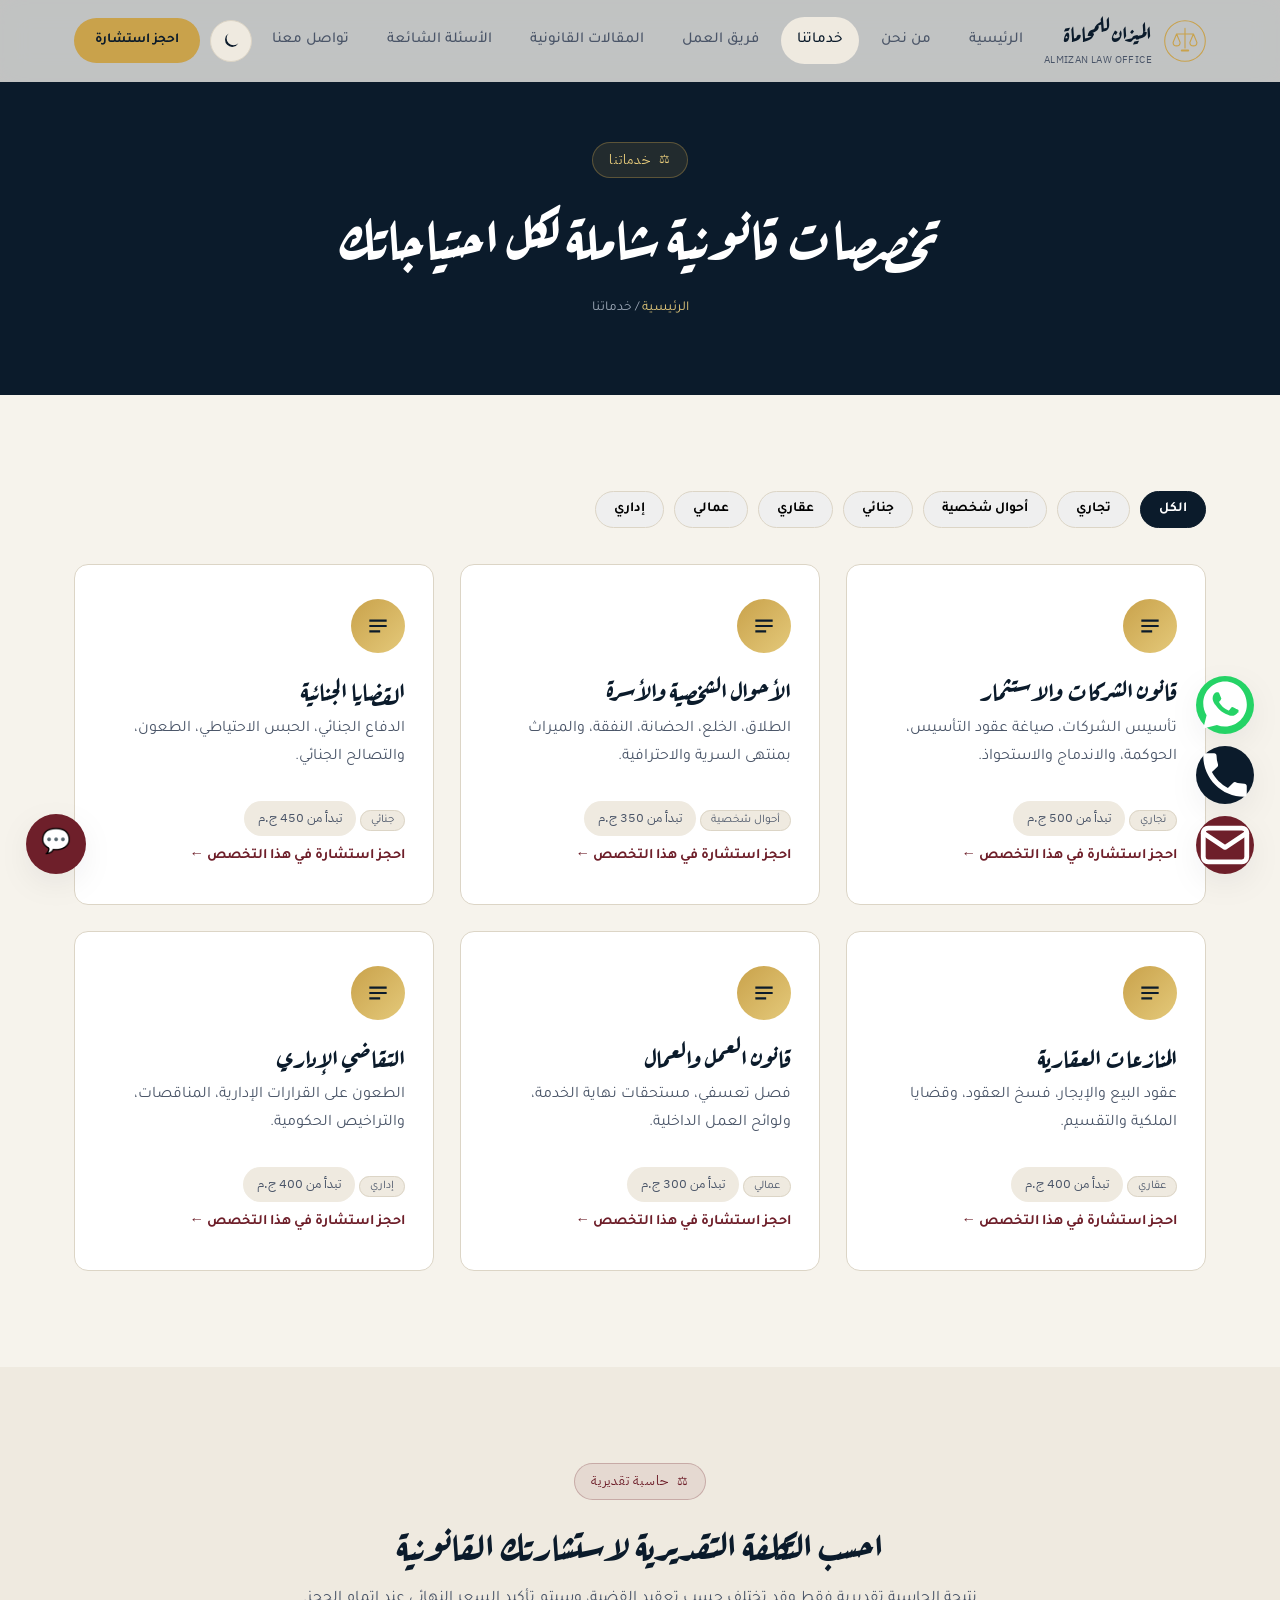
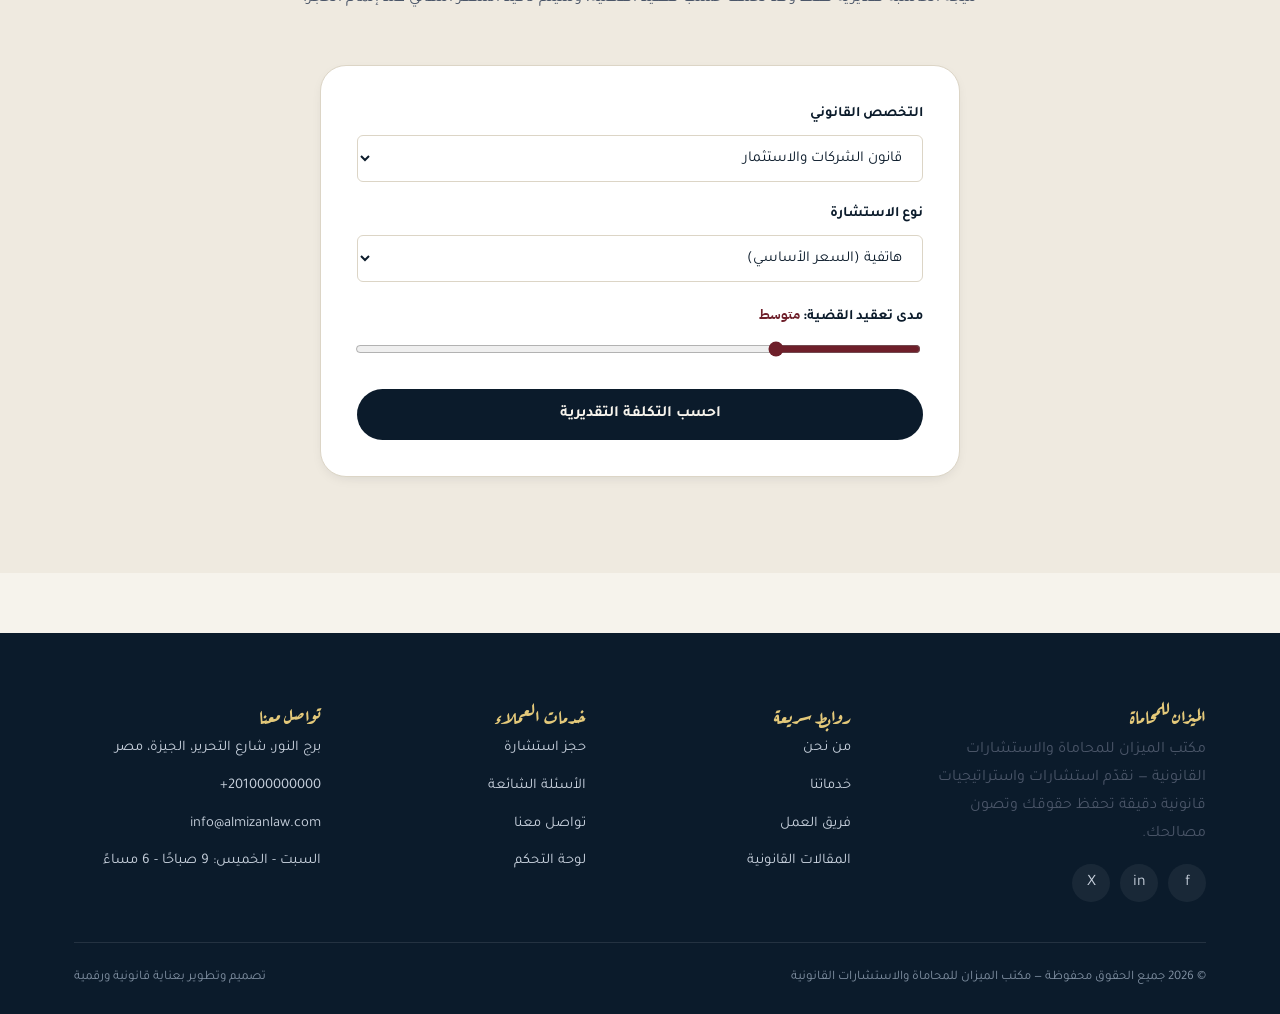
<file: services.html>
<!DOCTYPE html>
<html lang="ar" dir="rtl">
<head>
<meta charset="UTF-8">
<meta name="viewport" content="width=device-width, initial-scale=1.0">
<title>خدماتنا القانونية | مكتب الميزان للمحاماة</title>
<meta name="description" content="خدماتنا القانونية تغطي القانون التجاري، الأحوال الشخصية، الجنائي، العقاري، العمالي، والإداري. استخدم حاسبة الرسوم لمعرفة التكلفة التقديرية لاستشارتك.">
<link rel="stylesheet" href="style.css">
</head>
<body>

<header class="page-header">
  <div class="container">
    <span class="eyebrow" style="background:rgba(201,162,75,.12);border-color:rgba(201,162,75,.35);color:var(--brass-light)">خدماتنا</span>
    <h1>تخصصات قانونية شاملة لكل احتياجاتك</h1>
    <p class="breadcrumb"><a href="index.html">الرئيسية</a> / خدماتنا</p>
  </div>
</header>

<main>
  <section class="section">
    <div class="container">
      <div class="filters-bar reveal in" id="serviceFilters"></div>
      <div class="grid grid-3" id="servicesGrid"></div>
    </div>
  </section>

  <!-- حاسبة الرسوم التقديرية -->
  <section class="section section-soft">
    <div class="container">
      <div class="section-head center reveal">
        <span class="eyebrow">حاسبة تقديرية</span>
        <h2>احسب التكلفة التقديرية لاستشارتك القانونية</h2>
        <p>نتيجة الحاسبة تقديرية فقط وقد تختلف حسب تعقيد القضية، وسيتم تأكيد السعر النهائي عند إتمام الحجز.</p>
      </div>
      <div class="calc-box reveal" style="max-width:640px;margin:0 auto">
        <div class="field">
          <label>التخصص القانوني</label>
          <select id="calcSpecialty"></select>
        </div>
        <div class="field">
          <label>نوع الاستشارة</label>
          <select id="calcType">
            <option value="1">هاتفية (السعر الأساسي)</option>
            <option value="1.15">أونلاين (فيديو) — +15%</option>
            <option value="1.3">حضورية بالمكتب — +30%</option>
          </select>
        </div>
        <div class="field">
          <label>مدى تعقيد القضية: <span class="range-value" id="complexityLabel">متوسط</span></label>
          <input type="range" id="calcComplexity" min="1" max="3" value="1.5" step="0.5">
        </div>
        <button class="btn btn-primary btn-block" id="calcBtn">احسب التكلفة التقديرية</button>
        <div class="calc-result" id="calcResult" style="display:none">
          <div style="font-size:.85rem;color:#9FAAB9">التكلفة التقديرية للاستشارة</div>
          <div class="amount" id="calcAmount">0 ج.م</div>
          <a href="booking.html" class="btn btn-gold btn-sm" style="margin-top:14px">احجز الآن بهذا التخصص</a>
        </div>
      </div>
    </div>
  </section>
</main>

<script src="config.js"></script>
<script src="data.js"></script>
<script src="chatbot.js"></script>
<script src="main.js"></script>
<script>
let ALL_SERVICES = [];

async function loadServices(){
  ALL_SERVICES = await window.LocalStore.getAll("services");
  renderFilters();
  renderGrid(ALL_SERVICES);
  fillCalcSpecialties();
}

function renderFilters(){
  const specialties = ["الكل", ...new Set(ALL_SERVICES.map(s=>s.specialty))];
  const wrap = document.getElementById("serviceFilters");
  wrap.innerHTML = specialties.map((s,i)=>`<button class="filter-chip ${i===0?"active":""}" data-f="${s}">${s}</button>`).join("");
  wrap.querySelectorAll(".filter-chip").forEach(btn=>{
    btn.addEventListener("click", ()=>{
      wrap.querySelectorAll(".filter-chip").forEach(b=>b.classList.remove("active"));
      btn.classList.add("active");
      const f = btn.dataset.f;
      renderGrid(f==="الكل"?ALL_SERVICES:ALL_SERVICES.filter(s=>s.specialty===f));
    });
  });
}

function renderGrid(list){
  const grid = document.getElementById("servicesGrid");
  grid.innerHTML = list.map((s,i)=>`
    <div class="card service-card reveal reveal-delay-${i%3}">
      <div class="seal"><svg viewBox="0 0 24 24" fill="none" stroke="currentColor" stroke-width="2"><path d="M4 7h16M4 12h16M4 17h10"/></svg></div>
      <h3>${s.title}</h3>
      <p>${s.desc}</p>
      <span class="tag">${s.specialty}</span>
      <span class="price-tag">تبدأ من ${s.basePrice} ج.م</span><br>
      <a href="booking.html?specialty=${encodeURIComponent(s.specialty)}" class="more">احجز استشارة في هذا التخصص ←</a>
    </div>
  `).join("");
  initReveal();
}

function fillCalcSpecialties(){
  const sel = document.getElementById("calcSpecialty");
  sel.innerHTML = ALL_SERVICES.map(s=>`<option value="${s.basePrice}">${s.title}</option>`).join("");
}

document.getElementById("calcComplexity")?.addEventListener("input", (e)=>{
  const labels = {1:"بسيط",1.5:"بسيط إلى متوسط",2:"متوسط",2.5:"متوسط إلى معقد",3:"معقد"};
  document.getElementById("complexityLabel").textContent = labels[e.target.value] || "متوسط";
});

document.getElementById("calcBtn")?.addEventListener("click", ()=>{
  const base = parseFloat(document.getElementById("calcSpecialty").value);
  const typeMultiplier = parseFloat(document.getElementById("calcType").value);
  const complexity = parseFloat(document.getElementById("calcComplexity").value) / 1.5;
  const total = Math.round(base * typeMultiplier * complexity / 5) * 5;
  document.getElementById("calcAmount").textContent = total.toLocaleString("ar-EG") + " ج.م";
  document.getElementById("calcResult").style.display = "block";
});

document.addEventListener("DOMContentLoaded", loadServices);
</script>
</body>
</html>
</file>
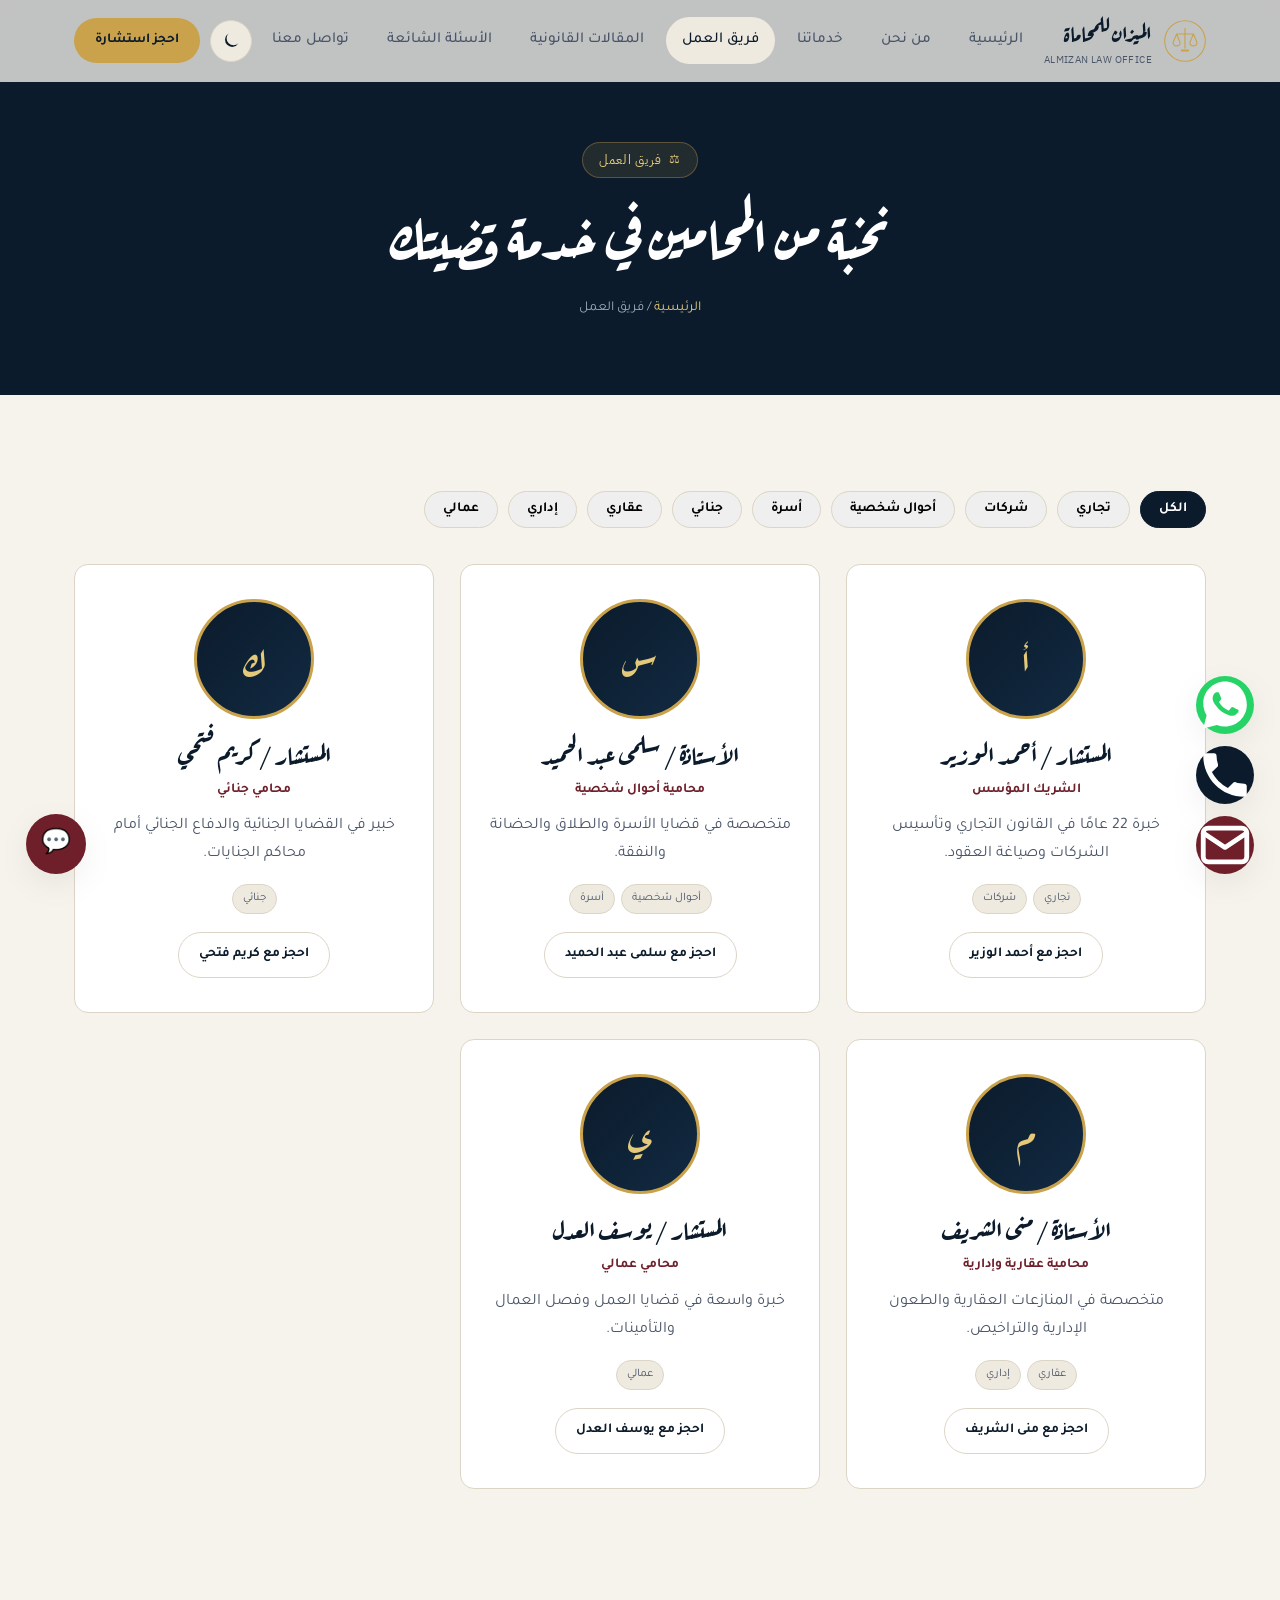
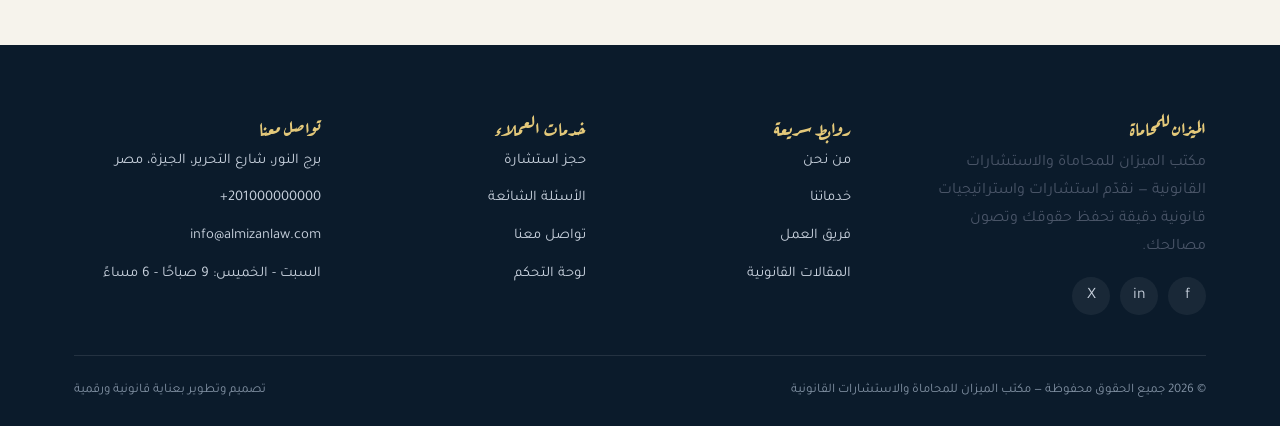
<file: team.html>
<!DOCTYPE html>
<html lang="ar" dir="rtl">
<head>
<meta charset="UTF-8">
<meta name="viewport" content="width=device-width, initial-scale=1.0">
<title>فريق العمل | مكتب الميزان للمحاماة</title>
<meta name="description" content="تعرّف على نخبة المحامين والمستشارين القانونيين في مكتب الميزان للمحاماة، بخبراتهم في مختلف التخصصات القانونية.">
<link rel="stylesheet" href="style.css">
</head>
<body>

<header class="page-header">
  <div class="container">
    <span class="eyebrow" style="background:rgba(201,162,75,.12);border-color:rgba(201,162,75,.35);color:var(--brass-light)">فريق العمل</span>
    <h1>نخبة من المحامين في خدمة قضيتك</h1>
    <p class="breadcrumb"><a href="index.html">الرئيسية</a> / فريق العمل</p>
  </div>
</header>

<main>
  <section class="section">
    <div class="container">
      <div class="filters-bar reveal in" id="teamFilters"></div>
      <div class="grid grid-3" id="teamGrid"></div>
    </div>
  </section>
</main>

<script src="config.js"></script>
<script src="data.js"></script>
<script src="chatbot.js"></script>
<script src="main.js"></script>
<script>
let ALL_LAWYERS = [];

async function loadTeam(){
  ALL_LAWYERS = (await window.LocalStore.getAll("lawyers")).filter(l=>l.active);
  renderFilters();
  renderGrid(ALL_LAWYERS);
}

function renderFilters(){
  const specialties = ["الكل", ...new Set(ALL_LAWYERS.flatMap(l=>l.specialties))];
  const wrap = document.getElementById("teamFilters");
  wrap.innerHTML = specialties.map((s,i)=>`<button class="filter-chip ${i===0?"active":""}" data-f="${s}">${s}</button>`).join("");
  wrap.querySelectorAll(".filter-chip").forEach(btn=>{
    btn.addEventListener("click", ()=>{
      wrap.querySelectorAll(".filter-chip").forEach(b=>b.classList.remove("active"));
      btn.classList.add("active");
      const f = btn.dataset.f;
      renderGrid(f==="الكل"?ALL_LAWYERS:ALL_LAWYERS.filter(l=>l.specialties.includes(f)));
    });
  });
}

function renderGrid(list){
  const grid = document.getElementById("teamGrid");
  grid.innerHTML = list.map((l,i)=>`
    <div class="card team-card reveal reveal-delay-${i%3}">
      <div class="team-photo">${l.avatarLetter}</div>
      <h3>${l.name}</h3>
      <div class="role">${l.role}</div>
      <p>${l.bio}</p>
      <div class="team-tags">${l.specialties.map(s=>`<span class="tag">${s}</span>`).join("")}</div>
      <a href="booking.html?lawyer=${l.id}" class="btn btn-ghost btn-sm" style="margin-top:18px">احجز مع ${l.name.split("/")[1]?.trim() || l.name}</a>
    </div>
  `).join("");
  initReveal();
}

document.addEventListener("DOMContentLoaded", loadTeam);
</script>
</body>
</html>
</file>
<file: style.css>
/* =========================================================================
   مكتب الميزان للمحاماة والاستشارات القانونية
   نظام التصميم الأساسي
   ========================================================================= */

@import url('https://fonts.googleapis.com/css2?family=Aref+Ruqaa:wght@400;700&family=Tajawal:wght@300;400;500;700;900&family=IBM+Plex+Sans+Arabic:wght@400;500;600&display=swap');

:root{
  /* --- الألوان: نظام نهاري --- */
  --ink:#0B1B2B;          /* كحلي داكن - الجدية والثقة */
  --ink-2:#122a42;
  --brass:#C9A24B;        /* برونزي ذهبي - الختم والتوقيع */
  --brass-light:#E4C97A;
  --burgundy:#6E1F2A;     /* عنابي - ختم الشمع */
  --parchment:#F6F3EC;    /* أبيض رقّي */
  --parchment-2:#EFEAE0;
  --slate:#4A5568;
  --slate-light:#7C8798;
  --line:#DCD5C6;
  --success:#3E7856;
  --danger:#A83244;

  --bg:var(--parchment);
  --bg-elev:#FFFFFF;
  --bg-soft:var(--parchment-2);
  --text:var(--ink);
  --text-muted:var(--slate);
  --border:var(--line);
  --accent:var(--brass);
  --accent-2:var(--burgundy);
  --shadow: 0 10px 40px -12px rgba(11,27,43,.18);
  --shadow-sm: 0 4px 14px -6px rgba(11,27,43,.15);

  --font-display:'Aref Ruqaa', serif;
  --font-body:'Tajawal', sans-serif;
  --font-utility:'IBM Plex Sans Arabic', sans-serif;

  --radius-sm:6px;
  --radius:14px;
  --radius-lg:26px;
  --container:1180px;
  --nav-h:82px;

  --ease:cubic-bezier(.22,.61,.36,1);
}

[data-theme="dark"]{
  --bg:#0A1420;
  --bg-elev:#101f30;
  --bg-soft:#0d1a29;
  --text:#EDE7D8;
  --text-muted:#A8B0BE;
  --border:#233348;
  --shadow: 0 10px 40px -12px rgba(0,0,0,.55);
  --shadow-sm: 0 4px 14px -6px rgba(0,0,0,.5);
}

*,*::before,*::after{box-sizing:border-box;}
html{scroll-behavior:smooth;}
body{
  margin:0;
  font-family:var(--font-body);
  background:var(--bg);
  color:var(--text);
  direction:rtl;
  text-align:right;
  line-height:1.75;
  transition:background .4s var(--ease), color .4s var(--ease);
  overflow-x:hidden;
}
@media (prefers-reduced-motion: reduce){
  html{scroll-behavior:auto;}
  *{animation-duration:.001ms !important; animation-iteration-count:1 !important; transition-duration:.001ms !important;}
}

img{max-width:100%; display:block;}
a{color:inherit; text-decoration:none;}
ul{margin:0; padding:0; list-style:none;}
button{font-family:inherit; cursor:pointer;}
input,select,textarea{font-family:inherit;}

::selection{background:var(--accent); color:var(--ink);}

h1,h2,h3,h4{
  font-family:var(--font-display);
  margin:0 0 .5em;
  line-height:1.25;
  font-weight:700;
}
h1{font-size:clamp(2.2rem,4.5vw,4rem);}
h2{font-size:clamp(1.7rem,3vw,2.6rem);}
h3{font-size:clamp(1.2rem,2vw,1.6rem);}
p{margin:0 0 1em; color:var(--text-muted);}

.container{max-width:var(--container); margin:0 auto; padding:0 24px;}
.section{padding:96px 0;}
.section-tight{padding:56px 0;}
.section-soft{background:var(--bg-soft);}

.eyebrow{
  display:inline-flex; align-items:center; gap:8px;
  font-family:var(--font-utility);
  font-size:.8rem; letter-spacing:.06em;
  color:var(--accent-2);
  background:color-mix(in srgb, var(--accent-2) 8%, transparent);
  border:1px solid color-mix(in srgb, var(--accent-2) 25%, transparent);
  padding:6px 16px; border-radius:100px;
  margin-bottom:18px;
}
[data-theme="dark"] .eyebrow{color:var(--brass-light); background:rgba(201,162,75,.08); border-color:rgba(201,162,75,.3);}

.eyebrow::before{content:"⚖"; font-size:.9em;}

.section-head{max-width:680px; margin-bottom:52px;}
.section-head.center{margin-inline:auto; text-align:center;}

.divider-seal{
  display:flex; align-items:center; gap:14px; margin:14px 0 34px;
  color:var(--text-muted); font-family:var(--font-utility); font-size:.85rem;
}
.divider-seal::before,.divider-seal::after{content:""; flex:1; height:1px; background:linear-gradient(90deg,transparent,var(--border),transparent);}

/* ---------- الأزرار ---------- */
.btn{
  display:inline-flex; align-items:center; justify-content:center; gap:10px;
  padding:15px 32px; border-radius:100px; font-weight:700; font-size:.98rem;
  border:1px solid transparent; transition:all .3s var(--ease); white-space:nowrap;
}
.btn-primary{background:var(--ink); color:var(--parchment);}
.btn-primary:hover{background:var(--accent-2); transform:translateY(-2px); box-shadow:var(--shadow-sm);}
[data-theme="dark"] .btn-primary{background:var(--brass); color:var(--ink);}
[data-theme="dark"] .btn-primary:hover{background:var(--brass-light);}

.btn-gold{background:var(--accent); color:var(--ink);}
.btn-gold:hover{background:var(--brass-light); transform:translateY(-2px); box-shadow:var(--shadow-sm);}

.btn-ghost{background:transparent; color:var(--text); border-color:var(--border);}
.btn-ghost:hover{border-color:var(--accent-2); color:var(--accent-2);}

.btn-block{width:100%;}
.btn-sm{padding:10px 20px; font-size:.85rem;}
.btn:disabled{opacity:.5; cursor:not-allowed; transform:none !important;}

/* ---------- شريط التنقل ---------- */
.navbar{
  position:fixed; inset-inline:0; top:0; z-index:1000;
  height:var(--nav-h);
  display:flex; align-items:center;
  background:color-mix(in srgb, var(--bg) 78%, transparent);
  backdrop-filter:blur(14px) saturate(140%);
  border-bottom:1px solid transparent;
  transition:border-color .3s, background .3s;
}
.navbar.scrolled{border-color:var(--border); box-shadow:var(--shadow-sm);}
.nav-inner{display:flex; align-items:center; justify-content:space-between; width:100%;}
.brand{display:flex; align-items:center; gap:12px; font-family:var(--font-display); font-size:1.4rem; font-weight:700;}
.brand-mark{width:42px; height:42px; flex-shrink:0;}
.brand small{display:block; font-family:var(--font-utility); font-size:.62rem; color:var(--text-muted); font-weight:400; letter-spacing:.04em;}

.nav-links{display:flex; align-items:center; gap:6px;}
.nav-links a{
  padding:10px 16px; border-radius:100px; font-size:.95rem; font-weight:500;
  color:var(--text-muted); transition:.25s;
  position:relative;
}
.nav-links a:hover,.nav-links a.active{color:var(--text); background:var(--bg-soft);}

.nav-actions{display:flex; align-items:center; gap:10px;}
.icon-btn{
  width:42px; height:42px; border-radius:50%; display:flex; align-items:center; justify-content:center;
  background:var(--bg-soft); border:1px solid var(--border); transition:.25s; color:var(--text);
}
.icon-btn:hover{border-color:var(--accent); color:var(--accent-2);}
.icon-btn svg{width:19px; height:19px;}

.burger{display:none; width:42px; height:42px; border-radius:50%; border:1px solid var(--border); background:var(--bg-soft); align-items:center; justify-content:center; flex-direction:column; gap:4px;}
.burger span{width:18px; height:2px; background:var(--text); display:block; transition:.3s;}

.mobile-menu{
  position:fixed; inset:var(--nav-h) 0 0 0; background:var(--bg); z-index:999;
  transform:translateY(-8px); opacity:0; pointer-events:none; transition:.3s var(--ease);
  overflow-y:auto; padding:20px 24px 40px;
}
.mobile-menu.open{transform:translateY(0); opacity:1; pointer-events:auto;}
.mobile-menu a{display:block; padding:18px 6px; font-size:1.2rem; border-bottom:1px solid var(--border); font-family:var(--font-display);}

@media (max-width:960px){
  .nav-links{display:none;}
  .burger{display:flex;}
}

/* ---------- الهيرو ---------- */
.hero{
  position:relative; min-height:92vh; display:flex; align-items:center;
  padding-top:var(--nav-h); overflow:hidden;
  background:radial-gradient(ellipse 80% 60% at 75% 0%, color-mix(in srgb, var(--accent) 14%, transparent), transparent 60%), var(--ink);
  color:var(--parchment);
}
.hero::before{
  content:""; position:absolute; inset:0;
  background-image:
    linear-gradient(color-mix(in srgb, var(--brass) 6%, transparent) 1px, transparent 1px),
    linear-gradient(90deg, color-mix(in srgb, var(--brass) 6%, transparent) 1px, transparent 1px);
  background-size:56px 56px;
  mask-image:radial-gradient(ellipse 70% 70% at 50% 30%, black, transparent);
  opacity:.5;
}
.hero-grid{position:relative; z-index:2; display:grid; grid-template-columns:1.1fr .9fr; gap:50px; align-items:center;}
@media (max-width:960px){.hero-grid{grid-template-columns:1fr;}}

.hero h1{color:var(--parchment);}
.hero h1 em{font-style:normal; color:var(--brass-light);}
.hero p.lead{color:#C9D2DE; font-size:1.15rem; max-width:520px;}
.hero-stats{display:flex; gap:34px; margin-top:38px; flex-wrap:wrap;}
.hero-stats .stat b{display:block; font-family:var(--font-display); font-size:2rem; color:var(--brass-light);}
.hero-stats .stat span{font-size:.82rem; color:#9FAAB9;}
.hero-cta{display:flex; gap:14px; margin-top:36px; flex-wrap:wrap;}

.scale-wrap{display:flex; justify-content:center; align-items:center;}
.scale-svg{width:min(420px,90%); filter:drop-shadow(0 20px 40px rgba(0,0,0,.35));}
.scale-pan{transform-origin:center; animation:tilt 5.5s ease-in-out infinite;}
.scale-pan.left{animation-delay:0s;}
.scale-pan.right{animation-delay:0s;}
@keyframes tilt{
  0%,100%{transform:translateY(0);}
  50%{transform:translateY(-10px);}
}
.scale-beam{transform-origin:210px 96px; animation:sway 5.5s ease-in-out infinite;}
@keyframes sway{
  0%,100%{transform:rotate(-2.5deg);}
  50%{transform:rotate(2.5deg);}
}

/* ---------- بطاقات ---------- */
.grid{display:grid; gap:26px;}
.grid-3{grid-template-columns:repeat(3,1fr);}
.grid-2{grid-template-columns:repeat(2,1fr);}
.grid-4{grid-template-columns:repeat(4,1fr);}
@media (max-width:960px){.grid-3,.grid-4{grid-template-columns:repeat(2,1fr);} }
@media (max-width:640px){.grid-2,.grid-3,.grid-4{grid-template-columns:1fr;}}

.card{
  background:var(--bg-elev); border:1px solid var(--border); border-radius:var(--radius);
  padding:34px 28px; transition:transform .35s var(--ease), box-shadow .35s var(--ease), border-color .35s;
  position:relative; overflow:hidden;
}
.card:hover{transform:translateY(-6px); box-shadow:var(--shadow); border-color:color-mix(in srgb, var(--accent) 40%, var(--border));}
.card .seal{
  width:54px; height:54px; border-radius:50%; display:flex; align-items:center; justify-content:center;
  background:linear-gradient(135deg, var(--accent), var(--brass-light)); color:var(--ink); margin-bottom:20px; flex-shrink:0;
}
.card .seal svg{width:26px; height:26px;}
.card h3{margin-bottom:10px;}
.card .more{display:inline-flex; align-items:center; gap:6px; font-weight:700; color:var(--accent-2); margin-top:8px; font-size:.9rem;}
[data-theme="dark"] .card .more{color:var(--brass-light);}

.service-card .price-tag{
  display:inline-block; margin-top:14px; font-family:var(--font-utility); font-size:.82rem;
  color:var(--text-muted); background:var(--bg-soft); padding:6px 14px; border-radius:100px;
}

/* ---------- الفريق ---------- */
.team-card{text-align:center;}
.team-photo{
  width:120px; height:120px; border-radius:50%; margin:0 auto 18px; position:relative;
  background:linear-gradient(135deg, var(--ink), var(--ink-2));
  display:flex; align-items:center; justify-content:center; color:var(--brass-light); font-family:var(--font-display); font-size:2.4rem;
  border:3px solid var(--accent);
}
.team-card .role{color:var(--accent-2); font-size:.85rem; font-weight:700; margin-bottom:10px;}
[data-theme="dark"] .team-card .role{color:var(--brass-light);}
.team-tags{display:flex; gap:6px; justify-content:center; flex-wrap:wrap; margin-top:12px;}
.tag{font-size:.72rem; background:var(--bg-soft); border:1px solid var(--border); padding:4px 10px; border-radius:100px; color:var(--text-muted);}

/* ---------- شهادات ---------- */
.testimonial{
  background:var(--ink); color:var(--parchment); border-radius:var(--radius-lg); padding:50px;
  position:relative;
}
.testimonial p{color:#D7DEE7; font-family:var(--font-display); font-size:1.3rem; line-height:1.7;}
.testimonial .who{color:var(--brass-light); font-weight:700; font-family:var(--font-body);}

/* ---------- النماذج ---------- */
.field{margin-bottom:20px;}
.field label{display:block; font-weight:700; font-size:.9rem; margin-bottom:8px;}
.field .hint{font-size:.78rem; color:var(--text-muted); margin-top:6px;}
.field input[type=text],
.field input[type=email],
.field input[type=tel],
.field input[type=date],
.field input[type=file],
.field input[type=password],
.field select,
.field textarea{
  width:100%; padding:14px 16px; border-radius:var(--radius-sm); border:1px solid var(--border);
  background:var(--bg-elev); color:var(--text); font-size:.95rem; transition:.25s;
}
.field input:focus,.field select:focus,.field textarea:focus{outline:none; border-color:var(--accent); box-shadow:0 0 0 4px color-mix(in srgb, var(--accent) 18%, transparent);}
.field textarea{resize:vertical; min-height:110px;}
.field-row{display:grid; grid-template-columns:1fr 1fr; gap:18px;}
@media (max-width:640px){.field-row{grid-template-columns:1fr;}}

.choice-grid{display:grid; grid-template-columns:repeat(3,1fr); gap:14px;}
@media (max-width:640px){.choice-grid{grid-template-columns:1fr;}}
.choice{
  border:1.5px solid var(--border); border-radius:var(--radius); padding:20px; text-align:center; cursor:pointer;
  transition:.25s; background:var(--bg-elev);
}
.choice:hover{border-color:var(--accent);}
.choice.selected{border-color:var(--accent-2); background:color-mix(in srgb, var(--accent-2) 6%, var(--bg-elev)); box-shadow:0 0 0 3px color-mix(in srgb, var(--accent-2) 12%, transparent);}
.choice .ic{font-size:1.7rem; margin-bottom:10px;}
.choice h4{margin:0 0 4px; font-family:var(--font-body); font-size:1rem; font-weight:700;}
.choice p{margin:0; font-size:.8rem;}

/* ---------- معالج الحجز ---------- */
.wizard-steps{display:flex; justify-content:space-between; margin-bottom:46px; position:relative;}
.wizard-steps::before{content:""; position:absolute; top:19px; inset-inline:0; height:2px; background:var(--border); z-index:0;}
.wizard-step{position:relative; z-index:1; display:flex; flex-direction:column; align-items:center; gap:8px; flex:1;}
.wizard-step .dot{
  width:40px; height:40px; border-radius:50%; background:var(--bg-elev); border:2px solid var(--border);
  display:flex; align-items:center; justify-content:center; font-weight:700; font-family:var(--font-utility); color:var(--text-muted); transition:.3s;
}
.wizard-step span.label{font-size:.75rem; color:var(--text-muted); text-align:center; max-width:90px;}
.wizard-step.active .dot{border-color:var(--accent-2); background:var(--accent-2); color:#fff;}
.wizard-step.active span.label{color:var(--text); font-weight:700;}
.wizard-step.done .dot{border-color:var(--success); background:var(--success); color:#fff;}
@media (max-width:640px){.wizard-step span.label{display:none;}}

.wizard-panel{display:none; animation:fadeUp .45s var(--ease);}
.wizard-panel.active{display:block;}
@keyframes fadeUp{from{opacity:0; transform:translateY(14px);} to{opacity:1; transform:translateY(0);}}

.summary-box{
  background:var(--bg-soft); border:1px dashed var(--border); border-radius:var(--radius); padding:22px 24px; margin:24px 0;
}
.summary-row{display:flex; justify-content:space-between; padding:8px 0; border-bottom:1px solid var(--border); font-size:.92rem;}
.summary-row:last-child{border-bottom:none;}
.summary-row b{color:var(--text);}

.upload-box{
  border:2px dashed var(--border); border-radius:var(--radius); padding:30px; text-align:center; cursor:pointer; transition:.25s;
  background:var(--bg-soft);
}
.upload-box:hover, .upload-box.drag{border-color:var(--accent-2); background:color-mix(in srgb, var(--accent-2) 5%, var(--bg-soft));}
.upload-box .ic{font-size:2rem; margin-bottom:10px;}
.file-list{margin-top:14px; display:flex; flex-direction:column; gap:8px;}
.file-chip{display:flex; align-items:center; justify-content:space-between; background:var(--bg-elev); border:1px solid var(--border); border-radius:100px; padding:8px 16px; font-size:.85rem;}
.file-chip button{background:none; border:none; color:var(--danger); font-weight:700;}

.payment-box{
  background:var(--ink); color:var(--parchment); border-radius:var(--radius-lg); padding:34px; margin:24px 0;
}
.payment-box h4{color:var(--brass-light); margin-bottom:16px;}
.payment-detail{display:flex; justify-content:space-between; padding:10px 0; border-bottom:1px solid rgba(255,255,255,.1); font-family:var(--font-utility); font-size:.9rem;}
.payment-detail b{color:#fff; cursor:pointer;}

.confirm-panel{text-align:center; padding:40px 0;}
.confirm-check{
  width:90px; height:90px; margin:0 auto 24px; border-radius:50%; background:color-mix(in srgb, var(--success) 15%, transparent);
  display:flex; align-items:center; justify-content:center; color:var(--success); font-size:2.6rem;
  animation:pop .5s var(--ease);
}
@keyframes pop{from{transform:scale(.4); opacity:0;} to{transform:scale(1); opacity:1;}}

.status-badge{display:inline-flex; align-items:center; gap:6px; padding:5px 14px; border-radius:100px; font-size:.78rem; font-weight:700;}
.status-pending{background:color-mix(in srgb, var(--brass) 20%, transparent); color:#8a6a1c;}
.status-review{background:color-mix(in srgb, #3E6E9E 20%, transparent); color:#2b567e;}
.status-confirmed{background:color-mix(in srgb, var(--success) 20%, transparent); color:var(--success);}
.status-cancelled{background:color-mix(in srgb, var(--danger) 18%, transparent); color:var(--danger);}
[data-theme="dark"] .status-pending{color:var(--brass-light);}
[data-theme="dark"] .status-confirmed{color:#7fd8a5;}
[data-theme="dark"] .status-review{color:#9fc4e8;}
[data-theme="dark"] .status-cancelled{color:#ef9aa8;}

/* ---------- حاسبة الرسوم ---------- */
.calc-box{background:var(--bg-elev); border:1px solid var(--border); border-radius:var(--radius-lg); padding:36px; box-shadow:var(--shadow-sm);}
.calc-result{
  background:var(--ink); color:var(--parchment); border-radius:var(--radius); padding:26px; text-align:center; margin-top:20px;
}
.calc-result .amount{font-family:var(--font-display); font-size:2.4rem; color:var(--brass-light);}
.range-value{font-family:var(--font-utility); font-weight:700; color:var(--accent-2);}
[data-theme="dark"] .range-value{color:var(--brass-light);}
input[type=range]{width:100%; accent-color:var(--accent-2);}

/* ---------- الأسئلة الشائعة ---------- */
.accordion-item{border-bottom:1px solid var(--border);}
.accordion-head{
  display:flex; justify-content:space-between; align-items:center; padding:22px 4px; cursor:pointer; font-weight:700; gap:16px;
}
.accordion-head .plus{width:26px; height:26px; border-radius:50%; border:1px solid var(--border); flex-shrink:0; display:flex; align-items:center; justify-content:center; transition:.3s;}
.accordion-item.open .plus{transform:rotate(45deg); background:var(--accent); border-color:var(--accent);}
.accordion-body{max-height:0; overflow:hidden; transition:max-height .35s var(--ease);}
.accordion-body-inner{padding:0 4px 22px;}
.faq-search{margin-bottom:30px;}

/* ---------- شات بوت ---------- */
.chatbot-fab{
  position:fixed; bottom:26px; left:26px; z-index:1200;
  width:60px; height:60px; border-radius:50%; background:var(--accent-2); color:#fff;
  display:flex; align-items:center; justify-content:center; box-shadow:var(--shadow); border:none; font-size:1.5rem;
  transition:.3s var(--ease);
}
.chatbot-fab:hover{transform:scale(1.08);}
.chatbot-window{
  position:fixed; bottom:98px; left:26px; z-index:1200; width:340px; max-width:90vw; height:460px; max-height:70vh;
  background:var(--bg-elev); border:1px solid var(--border); border-radius:var(--radius-lg); box-shadow:var(--shadow);
  display:flex; flex-direction:column; overflow:hidden; transform:translateY(20px) scale(.95); opacity:0; pointer-events:none; transition:.3s var(--ease);
}
.chatbot-window.open{transform:translateY(0) scale(1); opacity:1; pointer-events:auto;}
.chatbot-head{background:var(--ink); color:var(--parchment); padding:16px 20px; display:flex; align-items:center; gap:10px;}
.chatbot-head .dotpulse{width:9px; height:9px; border-radius:50%; background:#5FD98B; animation:pulse 1.6s infinite;}
@keyframes pulse{0%,100%{opacity:1;} 50%{opacity:.3;}}
.chatbot-body{flex:1; overflow-y:auto; padding:16px; display:flex; flex-direction:column; gap:10px;}
.msg{max-width:82%; padding:10px 14px; border-radius:14px; font-size:.87rem; line-height:1.6;}
.msg.bot{align-self:flex-start; background:var(--bg-soft); border-bottom-right-radius:4px;}
.msg.user{align-self:flex-end; background:var(--accent-2); color:#fff; border-bottom-left-radius:4px;}
.chatbot-suggestions{display:flex; flex-wrap:wrap; gap:6px; padding:0 16px 12px;}
.chip-btn{font-size:.76rem; background:var(--bg-soft); border:1px solid var(--border); padding:6px 12px; border-radius:100px; transition:.2s;}
.chip-btn:hover{border-color:var(--accent-2); color:var(--accent-2);}
.chatbot-input{display:flex; gap:8px; padding:12px; border-top:1px solid var(--border);}
.chatbot-input input{flex:1; border:1px solid var(--border); border-radius:100px; padding:10px 16px; background:var(--bg-soft); color:var(--text);}
.chatbot-input button{width:40px; height:40px; border-radius:50%; background:var(--accent-2); color:#fff; border:none; flex-shrink:0;}

/* ---------- أزرار التواصل السريع ---------- */
.quick-contact{position:fixed; bottom:26px; right:26px; z-index:1150; display:flex; flex-direction:column; gap:12px;}
.quick-btn{
  width:58px; height:58px; border-radius:50%; display:flex; align-items:center; justify-content:center;
  color:#fff; box-shadow:var(--shadow); transition:.3s var(--ease); font-size:1.5rem;
}
.quick-btn:hover{transform:scale(1.1);}
.quick-btn.whatsapp{background:#25D366;}
.quick-btn.phone{background:var(--ink);}
.quick-btn.email{background:var(--accent-2);}

/* ---------- تذييل ---------- */
footer{background:var(--ink); color:#C9D2DE; padding:70px 0 24px; margin-top:60px;}
footer h4{color:var(--brass-light); font-family:var(--font-display); font-size:1.2rem;}
footer a{color:#C9D2DE; transition:.2s;}
footer a:hover{color:var(--brass-light);}
.footer-grid{display:grid; grid-template-columns:1.4fr 1fr 1fr 1.1fr; gap:40px; padding-bottom:40px; border-bottom:1px solid rgba(255,255,255,.1);}
@media (max-width:860px){.footer-grid{grid-template-columns:1fr 1fr;}}
@media (max-width:520px){.footer-grid{grid-template-columns:1fr;}}
.footer-grid li{margin-bottom:12px; font-size:.92rem;}
.footer-bottom{padding-top:24px; display:flex; justify-content:space-between; flex-wrap:wrap; gap:12px; font-size:.82rem; color:#8090A2;}
.social-row{display:flex; gap:10px; margin-top:16px;}
.social-row a{width:38px; height:38px; border-radius:50%; background:rgba(255,255,255,.06); display:flex; align-items:center; justify-content:center;}
.social-row a:hover{background:var(--accent);}

/* ---------- صفحات داخلية ---------- */
.page-header{
  padding:calc(var(--nav-h) + 60px) 0 60px; background:var(--ink); color:var(--parchment); text-align:center;
  position:relative; overflow:hidden;
}
.page-header h1{color:#fff;}
.breadcrumb{color:#9FAAB9; font-size:.85rem; margin-top:10px;}
.breadcrumb a{color:var(--brass-light);}

.filters-bar{display:flex; gap:10px; flex-wrap:wrap; margin-bottom:36px;}
.filter-chip{padding:9px 18px; border-radius:100px; border:1px solid var(--border); font-size:.86rem; font-weight:600; transition:.2s;}
.filter-chip.active,.filter-chip:hover{background:var(--ink); color:#fff; border-color:var(--ink);}
[data-theme="dark"] .filter-chip.active,[data-theme="dark"] .filter-chip:hover{background:var(--brass); color:var(--ink); border-color:var(--brass);}

.article-card img,.article-thumb{
  height:190px; border-radius:var(--radius-sm); background:linear-gradient(135deg,var(--ink),var(--ink-2)); margin:-34px -28px 20px; width:calc(100% + 56px);
  display:flex; align-items:center; justify-content:center; color:var(--brass-light); font-size:2.2rem; font-family:var(--font-display);
}
.article-meta{display:flex; gap:14px; font-size:.78rem; color:var(--text-muted); margin-bottom:10px;}

/* ---------- عناصر ظهور عند التمرير ---------- */
.reveal{opacity:0; transform:translateY(28px); transition:opacity .7s var(--ease), transform .7s var(--ease);}
.reveal.in{opacity:1; transform:translateY(0);}
.reveal-delay-1{transition-delay:.1s;}
.reveal-delay-2{transition-delay:.2s;}
.reveal-delay-3{transition-delay:.3s;}

/* ---------- زر السلم للأعلى ---------- */
.toast{
  position:fixed; top:100px; left:50%; transform:translateX(-50%) translateY(-20px); z-index:2000; opacity:0; pointer-events:none;
  background:var(--ink); color:#fff; padding:14px 26px; border-radius:100px; box-shadow:var(--shadow); font-size:.9rem; transition:.35s var(--ease);
  display:flex; align-items:center; gap:10px;
}
.toast.show{opacity:1; transform:translateX(-50%) translateY(0); pointer-events:auto;}
.toast.error{background:var(--danger);}
.toast.success{background:var(--success);}

/* ---------- لوحة التحكم ---------- */
.admin-body{background:var(--bg-soft);}
.admin-shell{display:grid; grid-template-columns:260px 1fr; min-height:100vh;}
@media (max-width:900px){.admin-shell{grid-template-columns:1fr;}}
.admin-sidebar{background:var(--ink); color:#C9D2DE; padding:26px 18px; position:sticky; top:0; height:100vh; overflow-y:auto;}
@media (max-width:900px){.admin-sidebar{position:relative; height:auto;}}
.admin-brand{display:flex; align-items:center; gap:10px; font-family:var(--font-display); font-size:1.25rem; color:#fff; padding:0 8px 26px; border-bottom:1px solid rgba(255,255,255,.1); margin-bottom:20px;}
.admin-nav a{
  display:flex; align-items:center; gap:12px; padding:12px 14px; border-radius:10px; font-size:.92rem; margin-bottom:4px; color:#B7C1CF; transition:.2s;
}
.admin-nav a:hover{background:rgba(255,255,255,.06); color:#fff;}
.admin-nav a.active{background:var(--brass); color:var(--ink); font-weight:700;}
.admin-main{padding:30px; max-width:100%; overflow-x:hidden;}
.admin-topbar{display:flex; justify-content:space-between; align-items:center; margin-bottom:26px; flex-wrap:wrap; gap:14px;}
.admin-kpis{display:grid; grid-template-columns:repeat(4,1fr); gap:18px; margin-bottom:30px;}
@media (max-width:860px){.admin-kpis{grid-template-columns:repeat(2,1fr);}}
.kpi{background:var(--bg-elev); border:1px solid var(--border); border-radius:var(--radius); padding:22px;}
.kpi b{font-size:1.8rem; font-family:var(--font-display); display:block;}
.kpi span{font-size:.8rem; color:var(--text-muted);}

.panel{background:var(--bg-elev); border:1px solid var(--border); border-radius:var(--radius); padding:24px; margin-bottom:24px;}
.panel-head{display:flex; justify-content:space-between; align-items:center; margin-bottom:18px; flex-wrap:wrap; gap:10px;}

.table-wrap{overflow-x:auto;}
table{width:100%; border-collapse:collapse; font-size:.88rem; min-width:600px;}
th,td{padding:12px 14px; text-align:right; border-bottom:1px solid var(--border); white-space:nowrap;}
th{color:var(--text-muted); font-weight:700; font-size:.78rem;}
tr:hover td{background:var(--bg-soft);}
.row-actions{display:flex; gap:6px;}
.row-actions button{border:1px solid var(--border); background:var(--bg-elev); border-radius:8px; padding:6px 10px; font-size:.78rem;}
.row-actions button:hover{border-color:var(--accent-2);}

.modal-overlay{position:fixed; inset:0; background:rgba(11,27,43,.6); z-index:1500; display:flex; align-items:center; justify-content:center; opacity:0; pointer-events:none; transition:.25s; padding:20px;}
.modal-overlay.open{opacity:1; pointer-events:auto;}
.modal{background:var(--bg-elev); border-radius:var(--radius-lg); padding:30px; width:520px; max-width:100%; max-height:88vh; overflow-y:auto; transform:scale(.94); transition:.25s;}
.modal-overlay.open .modal{transform:scale(1);}
.modal-head{display:flex; justify-content:space-between; align-items:center; margin-bottom:20px;}
.modal-close{width:34px; height:34px; border-radius:50%; border:1px solid var(--border); background:var(--bg-soft);}

.tabs{display:flex; gap:8px; margin-bottom:24px; overflow-x:auto; flex-wrap:wrap;}
.tab-btn{padding:10px 20px; border-radius:100px; border:1px solid var(--border); font-size:.86rem; font-weight:600; flex-shrink:0;}
.tab-btn.active{background:var(--ink); color:#fff; border-color:var(--ink);}
[data-theme="dark"] .tab-btn.active{background:var(--brass); color:var(--ink);}
.admin-tab-panel{display:none;}
.admin-tab-panel.active{display:block; animation:fadeUp .4s var(--ease);}

.login-shell{min-height:100vh; display:flex; align-items:center; justify-content:center; background:var(--ink); padding:20px;}
.login-card{background:var(--bg-elev); border-radius:var(--radius-lg); padding:44px; width:420px; max-width:100%; box-shadow:var(--shadow);}

.stars{display:flex; gap:4px; font-size:1.6rem; color:var(--border); cursor:pointer;}
.stars span.on{color:var(--brass);}

.thumb-sm{width:44px; height:44px; border-radius:50%; background:var(--ink); color:var(--brass-light); display:flex; align-items:center; justify-content:center; font-family:var(--font-display); font-size:1rem;}

@media (max-width:520px){
  .section{padding:64px 0;}
  .hero{min-height:auto; padding-bottom:60px;}
}
</file>
